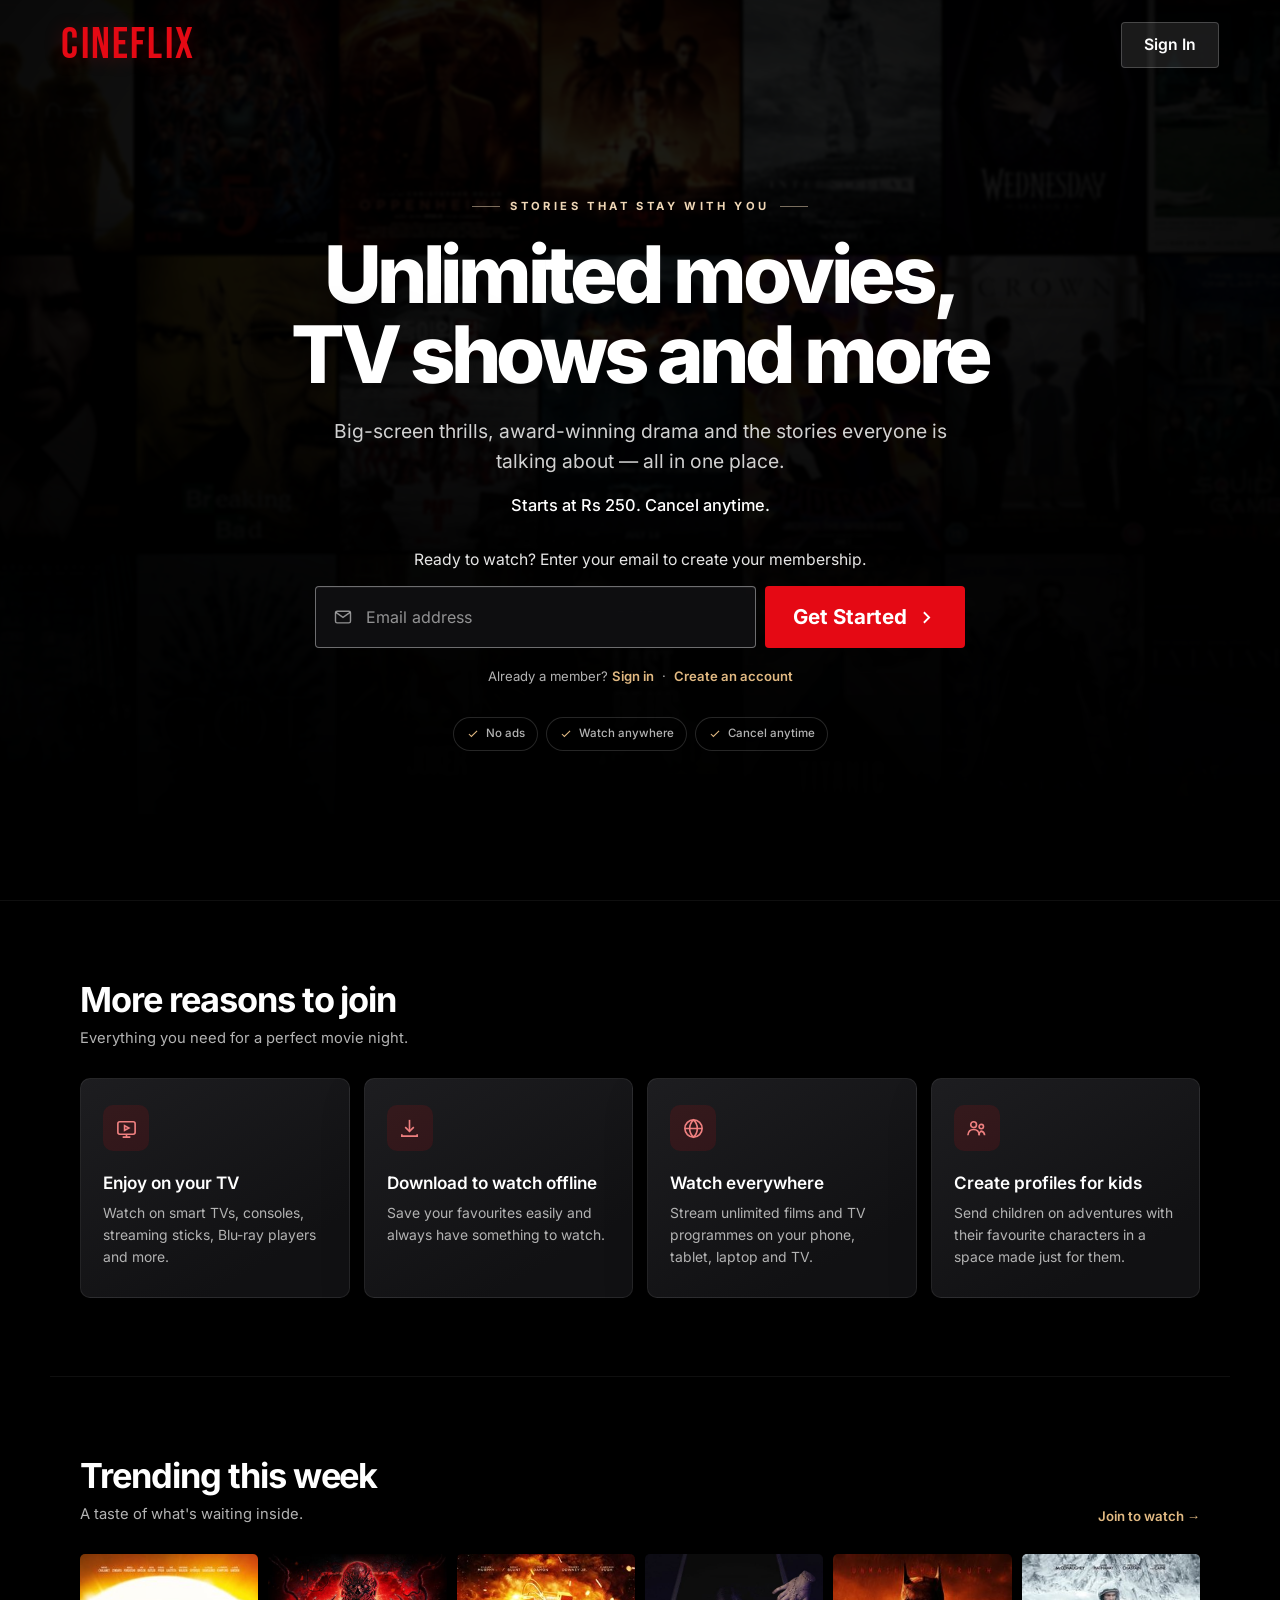
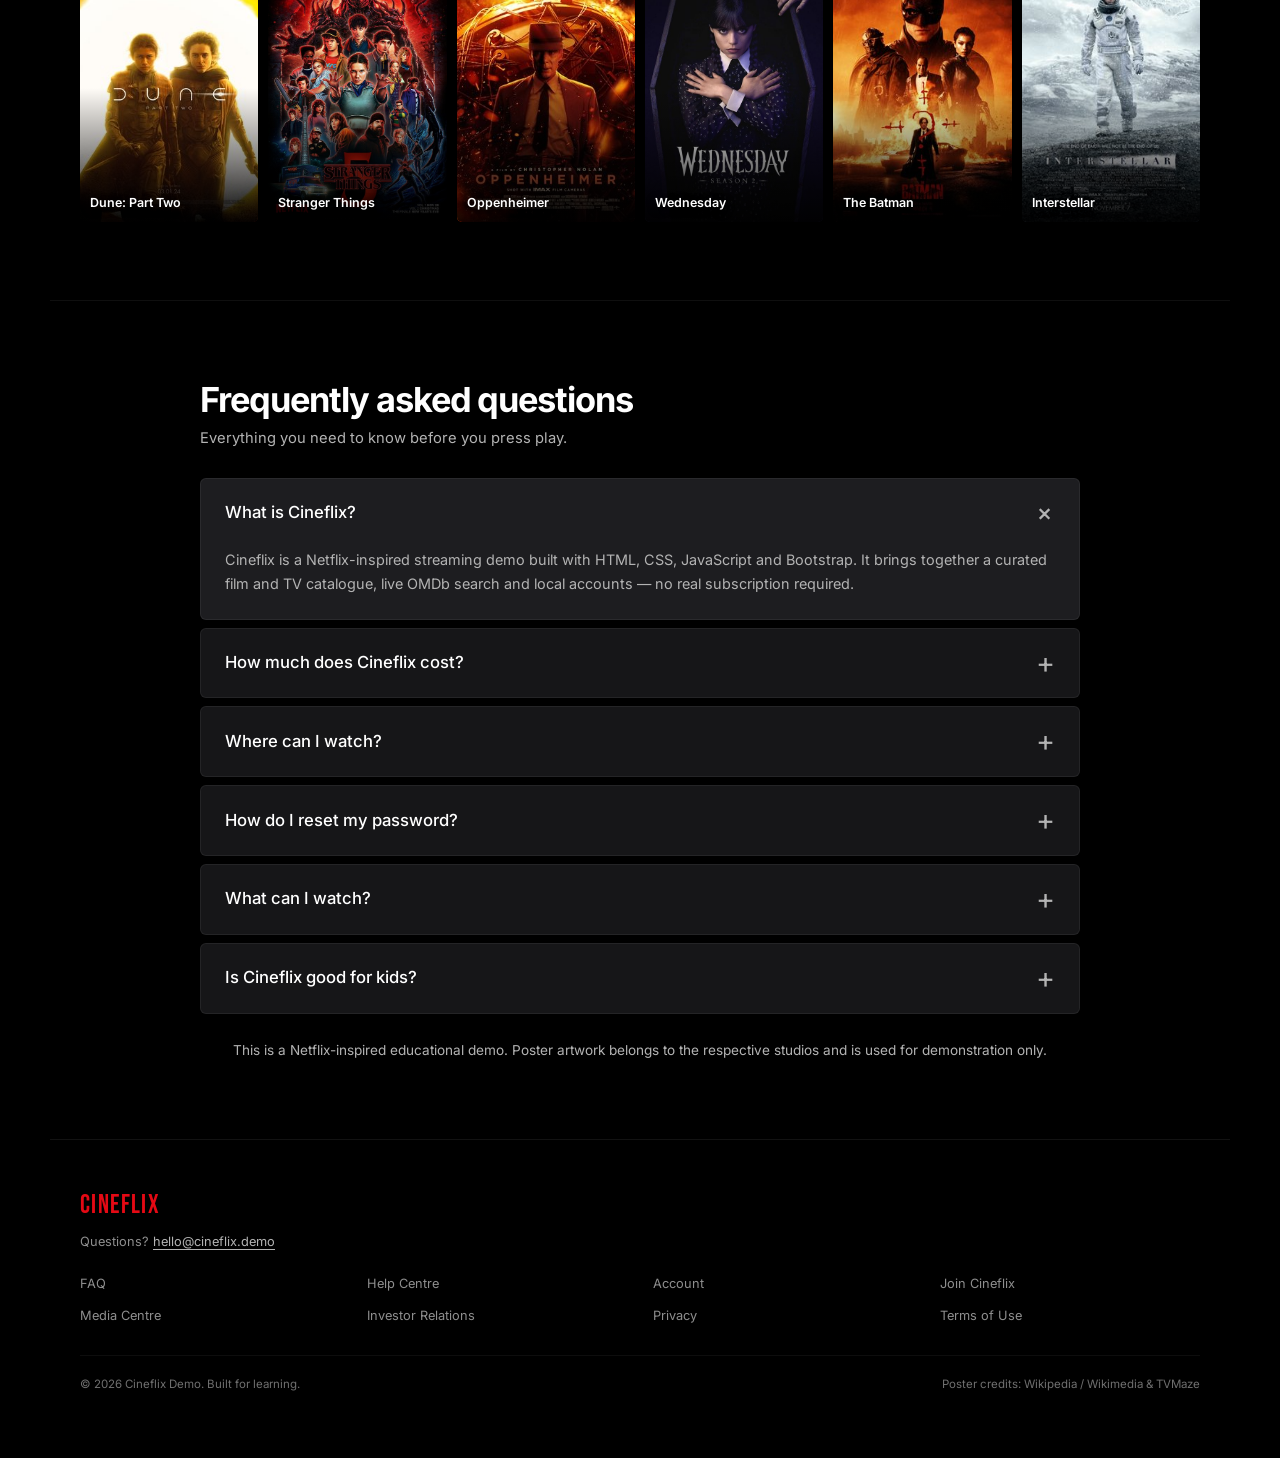
<file: index.html>
<!DOCTYPE html>
<html lang="en">
<head>
  <meta charset="UTF-8">
  <meta name="viewport" content="width=device-width, initial-scale=1">
  <meta name="description" content="Cineflix — a Netflix-inspired movie and TV streaming experience with search, profiles, My List and local accounts.">
  <meta name="theme-color" content="#000000">
  <title>Cineflix — Unlimited movies, TV shows and more</title>
  <link rel="icon" type="image/svg+xml" href="assets/img/favicon.svg">
  <link rel="stylesheet" href="assets/vendor/bootstrap.min.css">
  <link rel="stylesheet" href="assets/css/styles.css">
</head>
<body class="landing-page" data-page="landing" id="top">
  <div class="landing-collage" aria-hidden="true"></div>
  <div class="landing-shade" aria-hidden="true"></div>

  <header class="site-nav">
    <a class="brand-word brand-word--lg" href="index.html" aria-label="Cineflix home">CINEFLIX</a>
    <div class="site-nav__right">
      <a class="btn-cf btn-cf--ghost" href="login.html" id="landingSignIn">Sign In</a>
    </div>
  </header>

  <main class="landing-main">
    <section class="landing-hero" aria-labelledby="landingTitle">
      <div class="landing-hero__inner">
        <span class="eyebrow">Stories that stay with you</span>
        <h1 id="landingTitle">Unlimited movies,<span>TV shows and more</span></h1>
        <p class="landing-hero__sub">Big-screen thrills, award-winning drama and the stories everyone is talking about — all in one place.</p>
        <p class="landing-hero__price">Starts at Rs 250. Cancel anytime.</p>
        <p class="landing-hero__prompt">Ready to watch? Enter your email to create your membership.</p>

        <form class="email-cta" id="landingEmailForm" novalidate>
          <div class="email-cta__shell">
            <svg viewBox="0 0 24 24" fill="none" stroke="currentColor" stroke-width="1.7" aria-hidden="true">
              <rect x="3" y="5" width="18" height="14" rx="2"></rect>
              <path d="m3.5 6.5 8.5 6 8.5-6"></path>
            </svg>
            <label class="sr-only" for="landingEmail">Email address</label>
            <input id="landingEmail" name="email" type="email" placeholder="Email address" autocomplete="email" inputmode="email">
          </div>
          <button class="btn-cf" type="submit">
            Get Started
            <svg viewBox="0 0 24 24" fill="none" stroke="currentColor" stroke-width="2.1" aria-hidden="true"><path d="m9 18 6-6-6-6"></path></svg>
          </button>
        </form>
        <p class="landing-hero__note">Already a member? <a href="login.html">Sign in</a> &nbsp;·&nbsp; <a href="signup.html">Create an account</a></p>

        <div class="hero-chips" aria-label="Membership benefits">
          <span class="hero-chip">
            <svg viewBox="0 0 24 24" fill="none" stroke="currentColor" stroke-width="1.8" aria-hidden="true"><path d="m5 12 4.2 4.2L19 6.5"></path></svg>
            No ads
          </span>
          <span class="hero-chip">
            <svg viewBox="0 0 24 24" fill="none" stroke="currentColor" stroke-width="1.8" aria-hidden="true"><path d="m5 12 4.2 4.2L19 6.5"></path></svg>
            Watch anywhere
          </span>
          <span class="hero-chip">
            <svg viewBox="0 0 24 24" fill="none" stroke="currentColor" stroke-width="1.8" aria-hidden="true"><path d="m5 12 4.2 4.2L19 6.5"></path></svg>
            Cancel anytime
          </span>
        </div>
      </div>
    </section>
  </main>

  <div class="landing-content">
    <section class="landing-section" aria-labelledby="reasonsTitle">
      <div class="section-heading">
        <div>
          <h2 id="reasonsTitle">More reasons to join</h2>
          <p>Everything you need for a perfect movie night.</p>
        </div>
      </div>
      <div class="feature-grid">
        <article class="feature-card">
          <div class="feature-card__icon" aria-hidden="true">
            <svg viewBox="0 0 24 24" fill="none" stroke="currentColor" stroke-width="1.7"><rect x="3" y="5" width="18" height="13" rx="2"></rect><path d="M8 21h8M12 18v3"></path><path d="m10 9 4.5 2.5L10 14z"></path></svg>
          </div>
          <h3>Enjoy on your TV</h3>
          <p>Watch on smart TVs, consoles, streaming sticks, Blu-ray players and more.</p>
        </article>
        <article class="feature-card">
          <div class="feature-card__icon" aria-hidden="true">
            <svg viewBox="0 0 24 24" fill="none" stroke="currentColor" stroke-width="1.7"><path d="M12 3v12"></path><path d="m7.5 10.5 4.5 4.5 4.5-4.5"></path><path d="M4 18v2h16v-2"></path></svg>
          </div>
          <h3>Download to watch offline</h3>
          <p>Save your favourites easily and always have something to watch.</p>
        </article>
        <article class="feature-card">
          <div class="feature-card__icon" aria-hidden="true">
            <svg viewBox="0 0 24 24" fill="none" stroke="currentColor" stroke-width="1.7"><circle cx="12" cy="12" r="9"></circle><path d="M3 12h18M12 3c2.7 2.5 4 5.5 4 9s-1.3 6.5-4 9c-2.7-2.5-4-5.5-4-9s1.3-6.5 4-9Z"></path></svg>
          </div>
          <h3>Watch everywhere</h3>
          <p>Stream unlimited films and TV programmes on your phone, tablet, laptop and TV.</p>
        </article>
        <article class="feature-card">
          <div class="feature-card__icon" aria-hidden="true">
            <svg viewBox="0 0 24 24" fill="none" stroke="currentColor" stroke-width="1.7"><circle cx="9" cy="8" r="3"></circle><circle cx="17" cy="10" r="2.3"></circle><path d="M3 19c.4-4 2.5-6 6-6s5.6 2 6 6"></path><path d="M14.5 19c.2-2 .9-3.5 2.2-4.3 2.2.4 3.6 2 3.8 4.3"></path></svg>
          </div>
          <h3>Create profiles for kids</h3>
          <p>Send children on adventures with their favourite characters in a space made just for them.</p>
        </article>
      </div>
    </section>

    <section class="landing-section" aria-labelledby="trendingTitle">
      <div class="section-heading">
        <div>
          <h2 id="trendingTitle">Trending this week</h2>
          <p>A taste of what's waiting inside.</p>
        </div>
        <a class="section-heading__link" href="signup.html">Join to watch &rarr;</a>
      </div>
      <div class="trending-strip" data-trending-strip>
        <noscript><p style="color:#b3b3b3;">Enable JavaScript to see this week's trending titles.</p></noscript>
      </div>
    </section>

    <section class="landing-section" id="faq" aria-labelledby="faqTitle">
      <div class="faq-wrap">
        <div class="section-heading">
          <div>
            <h2 id="faqTitle">Frequently asked questions</h2>
            <p>Everything you need to know before you press play.</p>
          </div>
        </div>
        <div class="faq-list">
          <details class="faq-item" open>
            <summary>What is Cineflix?</summary>
            <div class="faq-item__answer">Cineflix is a Netflix-inspired streaming demo built with HTML, CSS, JavaScript and Bootstrap. It brings together a curated film and TV catalogue, live OMDb search and local accounts — no real subscription required.</div>
          </details>
          <details class="faq-item">
            <summary>How much does Cineflix cost?</summary>
            <div class="faq-item__answer">Nothing. This is a portfolio and learning project. The sign-up flow and profiles are powered entirely by your browser's local storage.</div>
          </details>
          <details class="faq-item">
            <summary>Where can I watch?</summary>
            <div class="faq-item__answer">Anywhere you have a modern browser. Your account, profile and My List stay on this device because the demo does not use a backend.</div>
          </details>
          <details class="faq-item">
            <summary>How do I reset my password?</summary>
            <div class="faq-item__answer">Choose “Forgot password?” on the sign-in screen, confirm the email address for your local account, then set a new password. Everything is handled on this device.</div>
          </details>
          <details class="faq-item">
            <summary>What can I watch?</summary>
            <div class="faq-item__answer">Explore a hand-picked collection of popular films and series — from Dune and Oppenheimer to Stranger Things and Breaking Bad. Use the search bar to explore even more titles through OMDb.</div>
          </details>
          <details class="faq-item">
            <summary>Is Cineflix good for kids?</summary>
            <div class="faq-item__answer">The catalogue is a general-audience demo, but you can create a separate profile and add only the titles you want to your own My List.</div>
          </details>
        </div>
        <p class="faq-note">This is a Netflix-inspired educational demo. Poster artwork belongs to the respective studios and is used for demonstration only.</p>
      </div>
    </section>

    <footer class="landing-footer">
      <span class="landing-footer__brand">CINEFLIX</span>
      <p style="margin:0 0 4px;">Questions? <a class="text-link text-link--muted" href="mailto:hello@cineflix.demo">hello@cineflix.demo</a></p>
      <div class="landing-footer__grid">
        <a href="#faq">FAQ</a>
        <a href="#faq">Help Centre</a>
        <a href="login.html">Account</a>
        <a href="signup.html">Join Cineflix</a>
        <a href="#faq" data-demo-link>Media Centre</a>
        <a href="#faq" data-demo-link>Investor Relations</a>
        <a href="#faq" data-demo-link>Privacy</a>
        <a href="#faq" data-demo-link>Terms of Use</a>
      </div>
      <div class="landing-footer__bottom">
        <span>&copy; <span data-year>2026</span> Cineflix Demo. Built for learning.</span>
        <span>Poster credits: Wikipedia / Wikimedia &amp; TVMaze</span>
      </div>
    </footer>
  </div>

  <div class="toast-stack" aria-live="polite" aria-atomic="false"></div>

  <script src="assets/vendor/bootstrap.bundle.min.js"></script>
  <script src="assets/js/data.js"></script>
  <script src="assets/js/store.js"></script>
  <script src="assets/js/common.js"></script>
  <script src="assets/js/auth.js"></script>
</body>
</html>
</file>
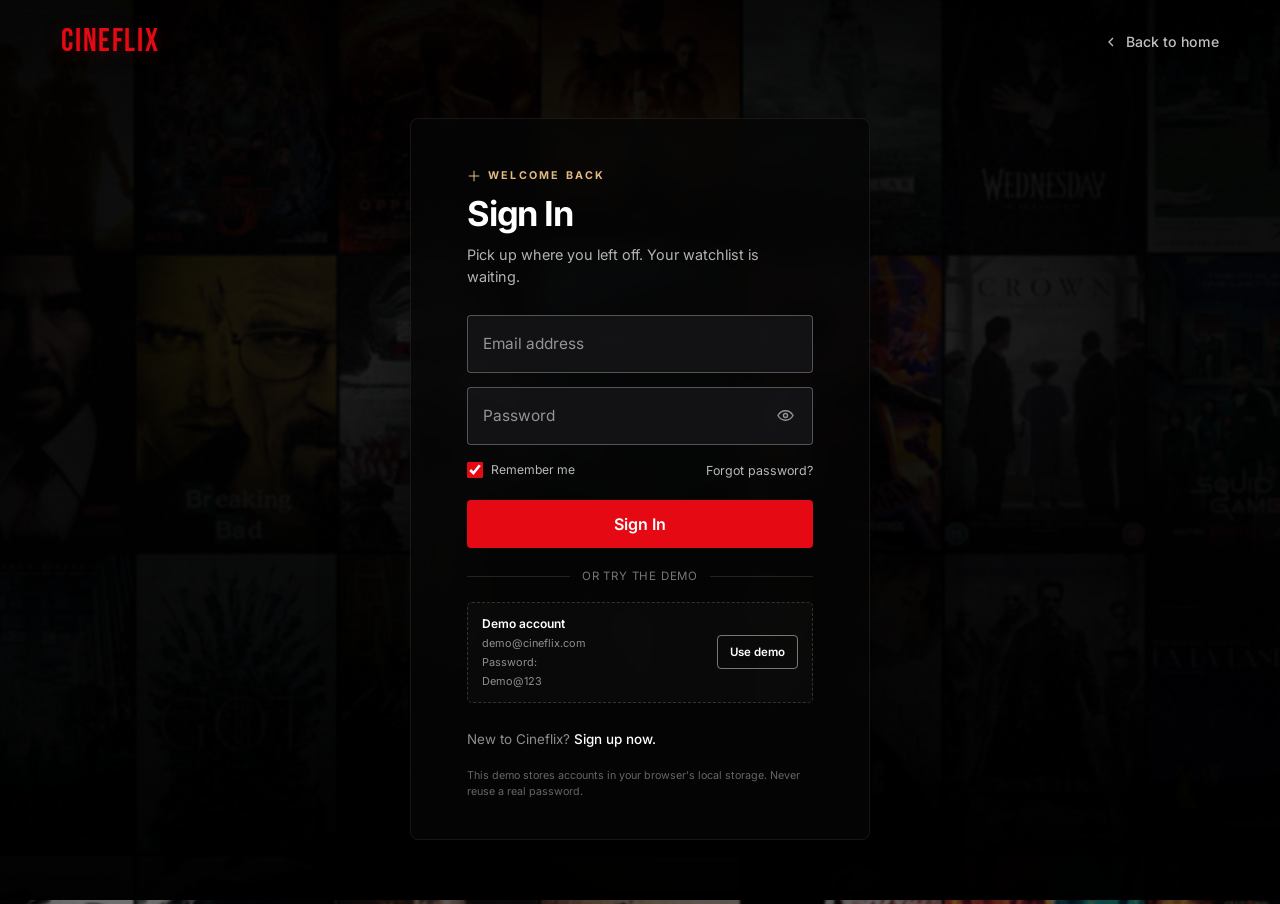
<file: browse.html>
<!DOCTYPE html>
<html lang="en" class="auth-pending">
<head>
  <meta charset="UTF-8">
  <meta name="viewport" content="width=device-width, initial-scale=1">
  <meta name="description" content="Browse films and TV shows on Cineflix.">
  <meta name="theme-color" content="#141414">
  <title>Cineflix — Home</title>
  <link rel="icon" type="image/svg+xml" href="assets/img/favicon.svg">
  <link rel="stylesheet" href="assets/vendor/bootstrap.min.css">
  <link rel="stylesheet" href="assets/css/styles.css">
  <link rel="stylesheet" href="assets/css/browse.css">
  <script src="assets/js/store.js"></script>
  <script>
    (function () {
      if (!window.NFStore || !NFStore.getSession()) {
        window.location.replace("login.html?next=browse.html");
        return;
      }
      document.documentElement.classList.remove("auth-pending");
    })();
  </script>
</head>
<body class="browse-body">
  <header class="browse-nav" id="browseNav">
    <div class="browse-nav__bar">
      <div class="browse-nav__left">
        <a class="brand-word" href="browse.html" aria-label="Cineflix home">CINEFLIX</a>
        <nav class="browse-nav__links" aria-label="Main navigation">
          <a class="nav-link is-active" href="#home" data-view-link="home">Home</a>
          <a class="nav-link" href="#tv" data-view-link="tv">TV Shows</a>
          <a class="nav-link" href="#movies" data-view-link="movies">Movies</a>
          <a class="nav-link" href="#new" data-view-link="new">New &amp; Popular</a>
          <a class="nav-link" href="#my-list" data-view-link="list">My List</a>
        </nav>
      </div>

      <div class="browse-nav__right">
        <div class="search-wrap" id="searchWrap">
          <button class="search-toggle" id="searchToggle" type="button" aria-label="Search titles" aria-expanded="false" aria-controls="searchInput">
            <svg viewBox="0 0 24 24" fill="none" stroke="currentColor" stroke-width="2" aria-hidden="true"><circle cx="11" cy="11" r="7"></circle><path d="m16 16 5 5"></path></svg>
          </button>
          <label class="sr-only" for="searchInput">Search films, TV shows and genres</label>
          <input class="search-input" id="searchInput" type="search" placeholder="Titles, people, genres" autocomplete="off" spellcheck="false">
          <button class="search-clear" id="searchClear" type="button" aria-label="Clear search" hidden>
            <svg viewBox="0 0 24 24" fill="none" stroke="currentColor" stroke-width="2" aria-hidden="true"><path d="M6 6l12 12M18 6 6 18"></path></svg>
          </button>
          <button class="search-close" id="searchClose" type="button" aria-label="Close search">
            <svg viewBox="0 0 24 24" fill="none" stroke="currentColor" stroke-width="2" aria-hidden="true"><path d="M6 6l12 12M18 6 6 18"></path></svg>
          </button>
        </div>

        <div class="nav-dropdown">
          <button class="icon-nav-btn" id="notificationsBtn" type="button" aria-label="Notifications" aria-expanded="false" aria-controls="notificationsPanel">
            <svg viewBox="0 0 24 24" fill="none" stroke="currentColor" stroke-width="1.8" aria-hidden="true"><path d="M18 8a6 6 0 0 0-12 0c0 7-3 7-3 9h18c0-2-3-2-3-9"></path><path d="M10.3 21a2 2 0 0 0 3.4 0"></path></svg>
            <span class="bell-dot" id="notifDot">3</span>
          </button>
          <div class="nav-popover notification-panel" id="notificationsPanel" aria-hidden="true"></div>
        </div>

        <div class="nav-dropdown">
          <button class="profile-btn" id="profileBtn" type="button" aria-label="Account menu" aria-expanded="false" aria-controls="profilePanel">
            <img class="profile-btn__avatar" id="navAvatar" src="assets/img/avatars/avatar-2.svg" alt="">
            <svg class="profile-btn__caret" viewBox="0 0 24 24" fill="currentColor" aria-hidden="true"><path d="m7 10 5 5 5-5z"></path></svg>
          </button>
          <div class="nav-popover profile-panel" id="profilePanel" aria-hidden="true">
            <div class="profile-panel__head">
              <img class="profile-panel__avatar" id="panelAvatar" src="assets/img/avatars/avatar-2.svg" alt="">
              <div>
                <div class="profile-panel__name" id="profilePanelName">Cineflix member</div>
                <div class="profile-panel__email" id="profilePanelEmail"></div>
                <span class="profile-panel__plan" id="profilePanelPlan">Premium</span>
              </div>
            </div>
            <div class="profile-panel__divider"></div>
            <button class="profile-panel__link" id="manageProfileBtn" type="button">
              <svg viewBox="0 0 24 24" fill="none" stroke="currentColor" stroke-width="1.8" aria-hidden="true"><circle cx="12" cy="8" r="3.5"></circle><path d="M5 21c0-4 2.7-6.5 7-6.5s7 2.5 7 6.5"></path></svg>
              Manage profile
            </button>
            <button class="profile-panel__link" id="panelMyListBtn" type="button">
              <svg viewBox="0 0 24 24" fill="none" stroke="currentColor" stroke-width="1.8" aria-hidden="true"><path d="M12 5v14M5 12h14"></path></svg>
              My List <span id="profileListCount" style="margin-left:auto;color:#777;font-size:.66rem;"></span>
            </button>
            <button class="profile-panel__link" id="accountBtn" type="button">
              <svg viewBox="0 0 24 24" fill="none" stroke="currentColor" stroke-width="1.8" aria-hidden="true"><circle cx="12" cy="12" r="3"></circle><path d="M19.4 15a1.7 1.7 0 0 0 .34 1.87l.06.06-2.83 2.83-.06-.06a1.7 1.7 0 0 0-1.87-.34 1.7 1.7 0 0 0-1.04 1.56V21h-4v-.08A1.7 1.7 0 0 0 8.96 19.4a1.7 1.7 0 0 0-1.87.34l-.06.06-2.83-2.83.06-.06A1.7 1.7 0 0 0 4.6 15a1.7 1.7 0 0 0-1.56-1.04H3v-4h.08A1.7 1.7 0 0 0 4.6 8.96a1.7 1.7 0 0 0-.34-1.87l-.06-.06 2.83-2.83.06.06A1.7 1.7 0 0 0 8.96 4.6 1.7 1.7 0 0 0 10 3.04V3h4v.08a1.7 1.7 0 0 0 1.04 1.56 1.7 1.7 0 0 0 1.87-.34l.06-.06 2.83 2.83-.06.06a1.7 1.7 0 0 0-.34 1.87A1.7 1.7 0 0 0 20.96 10H21v4h-.08A1.7 1.7 0 0 0 19.4 15z"></path></svg>
              Account
            </button>
            <button class="profile-panel__link" id="helpBtn" type="button">
              <svg viewBox="0 0 24 24" fill="none" stroke="currentColor" stroke-width="1.8" aria-hidden="true"><circle cx="12" cy="12" r="9"></circle><path d="M9.6 9a2.5 2.5 0 1 1 4.6 1.3c-.8 1.1-2.2 1.3-2.2 3"></path><path d="M12 17h.01"></path></svg>
              Help Centre
            </button>
            <button class="profile-panel__signout" id="signOutBtn" type="button">Sign out of Cineflix</button>
          </div>
        </div>
      </div>
    </div>

    <nav class="browse-nav__mobile" aria-label="Mobile navigation">
      <a class="nav-link is-active" href="#home" data-view-link="home">Home</a>
      <a class="nav-link" href="#tv" data-view-link="tv">TV Shows</a>
      <a class="nav-link" href="#movies" data-view-link="movies">Movies</a>
      <a class="nav-link" href="#new" data-view-link="new">New &amp; Popular</a>
      <a class="nav-link" href="#my-list" data-view-link="list">My List</a>
    </nav>
  </header>

  <main>
    <section class="hero" id="heroSection" aria-label="Featured title"></section>
    <div class="rows-container" id="rowsContainer"></div>

    <section class="view-section" id="viewSection" hidden aria-live="polite">
      <div class="view-heading">
        <div>
          <p class="view-kicker" id="viewKicker">Browse</p>
          <h1 id="viewTitle">Movies</h1>
          <p class="view-heading__sub" id="viewSubtitle"></p>
        </div>
        <span class="view-count" id="viewCount"></span>
      </div>
      <div class="filter-chips" id="viewChips" aria-label="Filter by genre"></div>
      <div class="content-grid" id="viewGrid"></div>
      <div class="empty-state" id="viewEmpty" hidden>
        <div class="empty-state__icon" aria-hidden="true">
          <svg viewBox="0 0 24 24" fill="none" stroke="currentColor" stroke-width="1.4"><rect x="3" y="5" width="18" height="14" rx="2"></rect><path d="M7 5v14M17 5v14M3 9h4M3 15h4M17 9h4M17 15h4"></path></svg>
        </div>
        <h2>Your list is waiting</h2>
        <p>Add films and series with the + button and they'll show up here, ready for your next movie night.</p>
        <button class="btn-cf" type="button" data-view-link="home">Browse Cineflix</button>
      </div>
    </section>

    <section class="view-section" id="searchSection" hidden aria-live="polite">
      <div class="view-heading">
        <div>
          <p class="view-kicker">Search Cineflix</p>
          <h1 id="searchTitle">Search</h1>
          <p class="view-heading__sub" id="searchSubtitle"></p>
        </div>
        <span class="view-count" id="searchCount"></span>
      </div>
      <div class="search-note" id="searchNote" hidden>
        <svg viewBox="0 0 24 24" fill="none" stroke="currentColor" stroke-width="1.8" aria-hidden="true"><circle cx="12" cy="12" r="9"></circle><path d="M12 11v5M12 8h.01"></path></svg>
        <span id="searchNoteText"></span>
      </div>
      <div class="content-grid" id="searchGrid"></div>
      <div class="skeleton-grid" id="searchSkeleton" hidden></div>
      <div class="empty-state" id="searchEmpty" hidden>
        <div class="empty-state__icon" aria-hidden="true">
          <svg viewBox="0 0 24 24" fill="none" stroke="currentColor" stroke-width="1.6"><circle cx="11" cy="11" r="7"></circle><path d="m16 16 5 5"></path></svg>
        </div>
        <h2>No titles found</h2>
        <p>Try a different title, genre or actor. You can also explore the curated catalogue by choosing a category above.</p>
        <button class="btn-cf" type="button" data-view-link="movies">Browse movies</button>
      </div>
    </section>
  </main>

  <footer class="browse-footer">
    <div class="browse-footer__social">
      <a href="#top" aria-label="Facebook" data-demo-link>
        <svg viewBox="0 0 24 24" fill="currentColor" aria-hidden="true"><path d="M13.5 21v-8h2.7l.4-3.1h-3.1V7.9c0-.9.25-1.5 1.55-1.5H17V3.6c-.3-.04-1.3-.13-2.5-.13-2.5 0-4.2 1.5-4.2 4.3v2.1H7.6V13h2.7v8z"></path></svg>
      </a>
      <a href="#top" aria-label="Instagram" data-demo-link>
        <svg viewBox="0 0 24 24" fill="none" stroke="currentColor" stroke-width="1.8" aria-hidden="true"><rect x="3" y="3" width="18" height="18" rx="5"></rect><circle cx="12" cy="12" r="4"></circle><circle cx="17.5" cy="6.5" r="1" fill="currentColor" stroke="none"></circle></svg>
      </a>
      <a href="#top" aria-label="X" data-demo-link>
        <svg viewBox="0 0 24 24" fill="currentColor" aria-hidden="true"><path d="M17.7 3h3.2l-7 8 8.2 10h-6.4l-5-6.1L5 21H1.8l7.5-8.6L1.4 3h6.6l4.5 5.6zm-1.1 16.1h1.8L7.1 4.8H5.2z"></path></svg>
      </a>
      <a href="#top" aria-label="YouTube" data-demo-link>
        <svg viewBox="0 0 24 24" fill="currentColor" aria-hidden="true"><path d="M21.6 7.2a2.8 2.8 0 0 0-2-2C17.9 4.7 12 4.7 12 4.7s-5.9 0-7.6.5a2.8 2.8 0 0 0-2 2A29 29 0 0 0 2 12a29 29 0 0 0 .4 4.8 2.8 2.8 0 0 0 2 2c1.7.5 7.6.5 7.6.5s5.9 0 7.6-.5a2.8 2.8 0 0 0 2-2A29 29 0 0 0 22 12a29 29 0 0 0-.4-4.8zM10 15.2V8.8L15.5 12z"></path></svg>
      </a>
    </div>
    <div class="browse-footer__links">
      <a href="#top" data-demo-link>Audio Description</a>
      <a href="#top" data-demo-link>Help Centre</a>
      <a href="#top" data-demo-link>Gift Cards</a>
      <a href="#top" data-demo-link>Media Centre</a>
      <a href="#top" data-demo-link>Investor Relations</a>
      <a href="#top" data-demo-link>Jobs</a>
      <a href="#top" data-demo-link>Terms of Use</a>
      <a href="#top" data-demo-link>Privacy</a>
      <a href="#top" data-demo-link>Legal Notices</a>
      <a href="#top" data-demo-link>Cookie Preferences</a>
      <a href="#top" data-demo-link>Corporate Information</a>
      <a href="#top" data-demo-link>Contact Us</a>
    </div>
    <div class="browse-footer__bottom">
      <span>&copy; <span data-year>2026</span> Cineflix Demo. A Netflix-inspired learning project.</span>
      <span>Poster credits: Wikipedia / Wikimedia &amp; TVMaze · Data: OMDb</span>
    </div>
  </footer>

  <!-- Details modal -->
  <div class="cf-modal" id="detailModal" aria-hidden="true" role="dialog" aria-modal="true" aria-labelledby="detailTitle">
    <div class="cf-modal__backdrop" data-close="detailModal"></div>
    <div class="cf-dialog detail-dialog" role="document">
      <button class="modal-close detail-close" type="button" data-close="detailModal" aria-label="Close details">
        <svg viewBox="0 0 24 24" fill="none" stroke="currentColor" stroke-width="2" aria-hidden="true"><path d="M6 6l12 12M18 6 6 18"></path></svg>
      </button>
      <div id="detailContent"></div>
    </div>
  </div>

  <!-- Trailer / player modal -->
  <div class="cf-modal" id="playerModal" aria-hidden="true" role="dialog" aria-modal="true" aria-labelledby="playerTitle">
    <div class="cf-modal__backdrop" data-close="playerModal"></div>
    <div class="cf-dialog player-dialog" role="document">
      <div class="player-head">
        <div class="player-head__title">
          <strong id="playerTitle">Trailer</strong>
          <span>YouTube · official trailer</span>
        </div>
        <button class="modal-close" type="button" data-close="playerModal" aria-label="Close player">
          <svg viewBox="0 0 24 24" fill="none" stroke="currentColor" stroke-width="2" aria-hidden="true"><path d="M6 6l12 12M18 6 6 18"></path></svg>
        </button>
      </div>
      <div id="playerBody"></div>
    </div>
  </div>

  <!-- Profile modal -->
  <div class="cf-modal" id="profileModal" aria-hidden="true" role="dialog" aria-modal="true" aria-labelledby="profileModalTitle">
    <div class="cf-modal__backdrop" data-close="profileModal"></div>
    <div class="cf-dialog profile-dialog" role="document">
      <div class="profile-dialog__head">
        <div>
          <h2 id="profileModalTitle">Edit profile</h2>
          <p>Choose a name and avatar for this device.</p>
        </div>
        <button class="modal-close" type="button" data-close="profileModal" aria-label="Close profile editor">
          <svg viewBox="0 0 24 24" fill="none" stroke="currentColor" stroke-width="2" aria-hidden="true"><path d="M6 6l12 12M18 6 6 18"></path></svg>
        </button>
      </div>

      <form class="profile-form" id="profileForm" novalidate>
        <div class="avatar-picker" id="avatarPicker" aria-label="Choose an avatar"></div>
        <div class="nf-field">
          <input id="profileNameInput" type="text" placeholder=" " autocomplete="name" maxlength="28" required>
          <label for="profileNameInput">Display name</label>
        </div>
        <div class="profile-account">
          <div class="profile-account__row">
            <span>Email</span>
            <span id="profileAccountEmail"></span>
          </div>
          <div class="profile-account__row">
            <span>Plan</span>
            <span id="profileAccountPlan"></span>
          </div>
          <div class="profile-account__row">
            <span>Member since</span>
            <span id="profileMemberSince"></span>
          </div>
        </div>
        <div class="profile-actions">
          <button class="btn-cf btn-cf--outline" type="button" data-close="profileModal">Cancel</button>
          <button class="btn-cf" type="submit">Save Changes</button>
        </div>
      </form>
    </div>
  </div>

  <div class="toast-stack" aria-live="polite" aria-atomic="false"></div>

  <script src="assets/vendor/bootstrap.bundle.min.js"></script>
  <script src="assets/js/data.js"></script>
  <script src="assets/js/common.js"></script>
  <script src="assets/js/omdb.js"></script>
  <script src="assets/js/browse.js"></script>
</body>
</html>
</file>
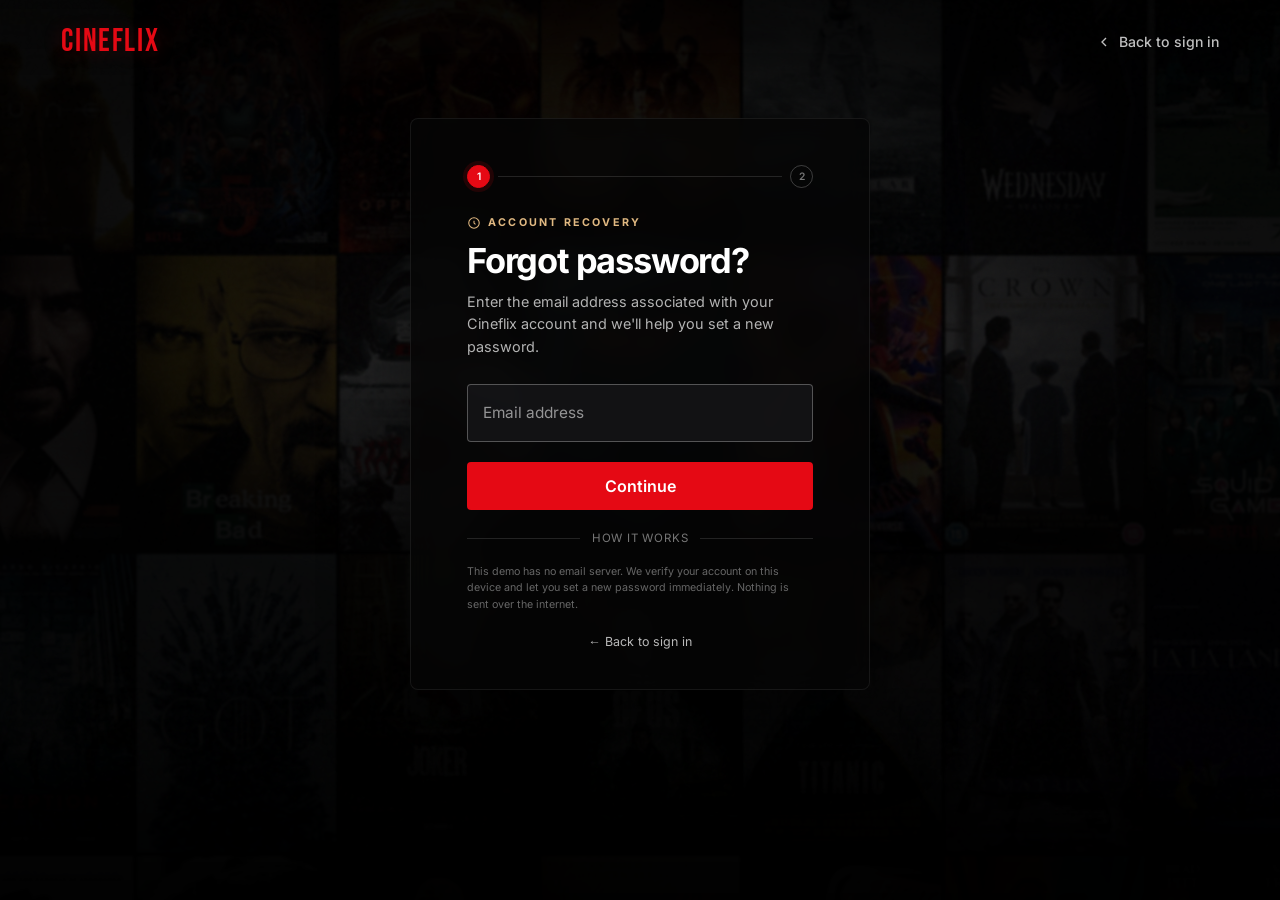
<file: forgot-password.html>
<!DOCTYPE html>
<html lang="en">
<head>
  <meta charset="UTF-8">
  <meta name="viewport" content="width=device-width, initial-scale=1">
  <meta name="description" content="Reset the password for your Cineflix account.">
  <meta name="theme-color" content="#000000">
  <title>Forgot Password — Cineflix</title>
  <link rel="icon" type="image/svg+xml" href="assets/img/favicon.svg">
  <link rel="stylesheet" href="assets/vendor/bootstrap.min.css">
  <link rel="stylesheet" href="assets/css/styles.css">
</head>
<body class="auth-page" data-page="forgot">
  <div class="auth-collage" aria-hidden="true"></div>
  <div class="auth-shade" aria-hidden="true"></div>

  <header class="site-nav site-nav--auth">
    <a class="brand-word" href="index.html" aria-label="Cineflix home">CINEFLIX</a>
    <div class="site-nav__right">
      <a class="site-nav__back" href="login.html">
        <svg viewBox="0 0 24 24" fill="none" stroke="currentColor" stroke-width="2" aria-hidden="true"><path d="m15 18-6-6 6-6"></path></svg>
        <span>Back to sign in</span>
      </a>
    </div>
  </header>

  <main class="auth-main">
    <section class="auth-card" aria-labelledby="forgotTitle">
      <div class="step-dots" aria-label="Password reset progress">
        <span class="step-dots__dot is-active" data-step="1">1</span>
        <span class="step-dots__line"></span>
        <span class="step-dots__dot" data-step="2">2</span>
      </div>

      <div class="reset-step is-active" data-step="email">
        <span class="auth-card__eyebrow">
          <svg viewBox="0 0 24 24" fill="none" stroke="currentColor" stroke-width="1.8" aria-hidden="true"><circle cx="12" cy="12" r="9"></circle><path d="M12 8v4l2.5 2.5"></path></svg>
          Account recovery
        </span>
        <h1 id="forgotTitle">Forgot password?</h1>
        <p class="auth-card__sub">Enter the email address associated with your Cineflix account and we'll help you set a new password.</p>

        <div class="auth-alert" id="resetEmailAlert" role="alert"></div>

        <form class="auth-form" id="emailStepForm" novalidate>
          <div class="nf-field">
            <input id="resetEmail" type="email" placeholder=" " autocomplete="email" inputmode="email" required>
            <label for="resetEmail">Email address</label>
          </div>
          <button class="btn-cf btn-cf--wide auth-submit" type="submit">Continue</button>
        </form>

        <div class="auth-divider">how it works</div>
        <p class="auth-fineprint" style="margin:0;">This demo has no email server. We verify your account on this device and let you set a new password immediately. Nothing is sent over the internet.</p>
        <div class="back-row">
          <a class="auth-link" href="login.html">&larr; Back to sign in</a>
        </div>
      </div>

      <div class="reset-step" data-step="reset">
        <span class="auth-card__eyebrow">
          <svg viewBox="0 0 24 24" fill="none" stroke="currentColor" stroke-width="1.8" aria-hidden="true"><rect x="5" y="10" width="14" height="10" rx="2"></rect><path d="M8 10V7a4 4 0 0 1 8 0v3"></path></svg>
          Choose a new password
        </span>
        <h1>Reset your password</h1>
        <p class="auth-card__sub">Choose a strong password you haven't used before.</p>
        <div class="account-pill">
          <svg viewBox="0 0 24 24" fill="none" stroke="currentColor" stroke-width="2.4" aria-hidden="true"><path d="m5 12 4.2 4.2L19 6.5"></path></svg>
          <span id="resetAccountEmail">account@example.com</span>
        </div>

        <div class="auth-alert" id="resetPasswordAlert" role="alert"></div>

        <form class="auth-form" id="resetStepForm" novalidate>
          <div class="nf-field">
            <input id="newPassword" type="password" placeholder=" " autocomplete="new-password" required>
            <label for="newPassword">New password</label>
            <button class="nf-field__toggle" type="button" data-toggle-password="#newPassword" aria-label="Show password">
              <svg data-eye-open viewBox="0 0 24 24" fill="none" stroke="currentColor" stroke-width="1.8" aria-hidden="true"><path d="M2.5 12s3.5-6 9.5-6 9.5 6 9.5 6-3.5 6-9.5 6-9.5-6-9.5-6Z"></path><circle cx="12" cy="12" r="2.6"></circle></svg>
              <svg data-eye-off class="hidden" viewBox="0 0 24 24" fill="none" stroke="currentColor" stroke-width="1.8" aria-hidden="true"><path d="m3 3 18 18"></path><path d="M10.6 6.2A10.8 10.8 0 0 1 12 6c6 0 9.5 6 9.5 6a17 17 0 0 1-3 3.6M6.6 6.7C4 8.4 2.5 12 2.5 12s3.5 6 9.5 6c1.4 0 2.7-.3 3.8-.8"></path><path d="M9.9 9.9a3 3 0 0 0 4.2 4.2"></path></svg>
            </button>
          </div>
          <div class="nf-field">
            <input id="confirmNewPassword" type="password" placeholder=" " autocomplete="new-password" required>
            <label for="confirmNewPassword">Confirm new password</label>
            <button class="nf-field__toggle" type="button" data-toggle-password="#confirmNewPassword" aria-label="Show password">
              <svg data-eye-open viewBox="0 0 24 24" fill="none" stroke="currentColor" stroke-width="1.8" aria-hidden="true"><path d="M2.5 12s3.5-6 9.5-6 9.5 6 9.5 6-3.5 6-9.5 6-9.5-6-9.5-6Z"></path><circle cx="12" cy="12" r="2.6"></circle></svg>
              <svg data-eye-off class="hidden" viewBox="0 0 24 24" fill="none" stroke="currentColor" stroke-width="1.8" aria-hidden="true"><path d="m3 3 18 18"></path><path d="M10.6 6.2A10.8 10.8 0 0 1 12 6c6 0 9.5 6 9.5 6a17 17 0 0 1-3 3.6M6.6 6.7C4 8.4 2.5 12 2.5 12s3.5 6 9.5 6c1.4 0 2.7-.3 3.8-.8"></path><path d="M9.9 9.9a3 3 0 0 0 4.2 4.2"></path></svg>
            </button>
          </div>
          <p class="nf-field__hint">At least 6 characters. Longer passwords are better.</p>
          <button class="btn-cf btn-cf--wide auth-submit" type="submit">Reset Password</button>
        </form>

        <div class="back-row">
          <a class="auth-link" href="#email" data-reset-back>&larr; Use a different email</a>
        </div>
      </div>

      <div class="reset-step" data-step="done">
        <div class="reset-success">
          <div class="reset-success__icon" aria-hidden="true">
            <svg viewBox="0 0 24 24" fill="none" stroke="currentColor" stroke-width="2"><path d="m5 12 4.2 4.2L19 6.5"></path></svg>
          </div>
          <h2>Password updated</h2>
          <p>Your Cineflix password has been changed on this device. You can now sign in with your new password.</p>
          <a class="btn-cf btn-cf--wide" id="resetSignIn" href="login.html">Sign In</a>
          <div class="back-row">
            <a class="auth-link" href="index.html">Back to home</a>
          </div>
        </div>
      </div>
    </section>
  </main>

  <div class="toast-stack" aria-live="polite" aria-atomic="false"></div>

  <script src="assets/vendor/bootstrap.bundle.min.js"></script>
  <script src="assets/js/data.js"></script>
  <script src="assets/js/store.js"></script>
  <script src="assets/js/common.js"></script>
  <script src="assets/js/auth.js"></script>
</body>
</html>
</file>
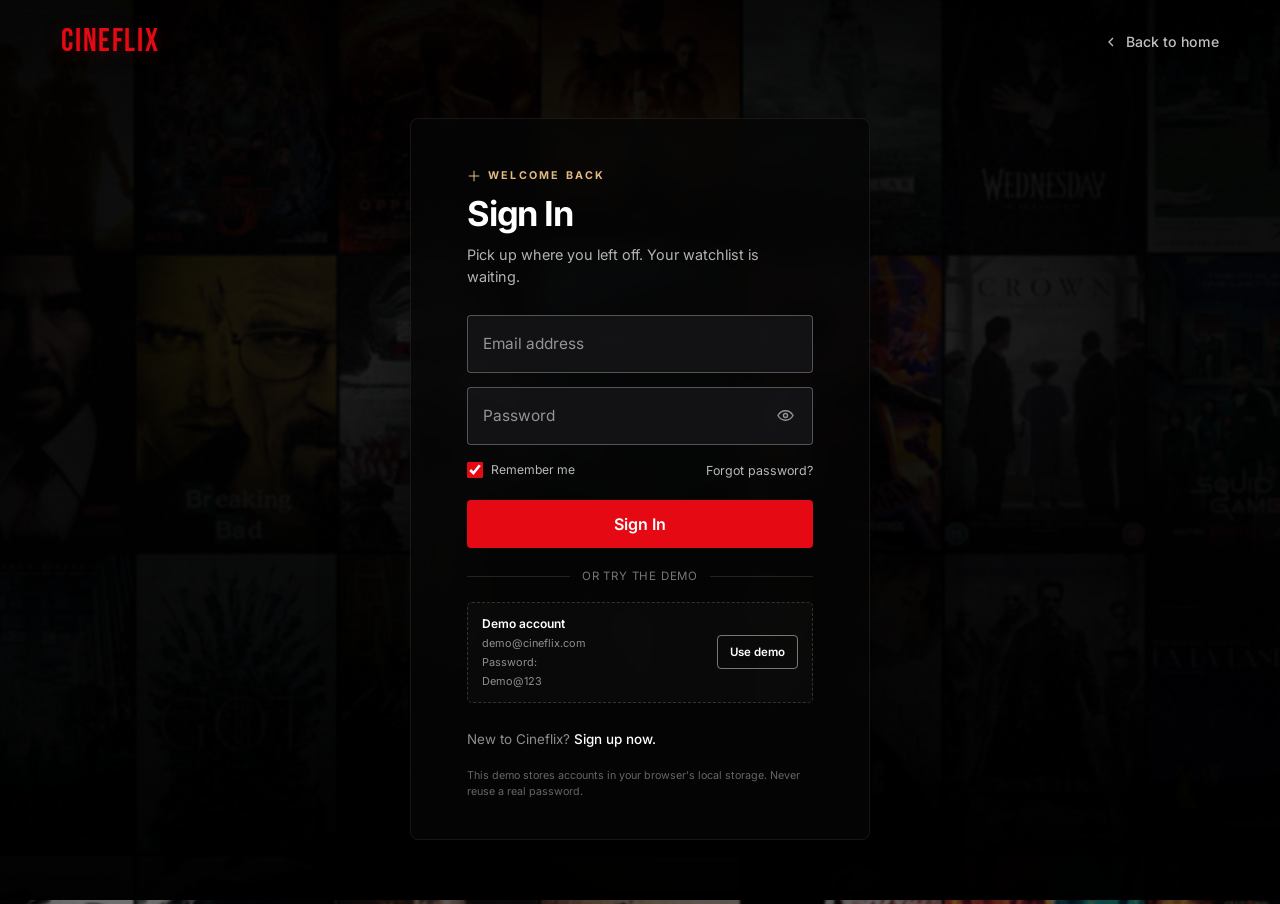
<file: login.html>
<!DOCTYPE html>
<html lang="en">
<head>
  <meta charset="UTF-8">
  <meta name="viewport" content="width=device-width, initial-scale=1">
  <meta name="description" content="Sign in to your Cineflix account.">
  <meta name="theme-color" content="#000000">
  <title>Sign In — Cineflix</title>
  <link rel="icon" type="image/svg+xml" href="assets/img/favicon.svg">
  <link rel="stylesheet" href="assets/vendor/bootstrap.min.css">
  <link rel="stylesheet" href="assets/css/styles.css">
</head>
<body class="auth-page" data-page="login">
  <div class="auth-collage" aria-hidden="true"></div>
  <div class="auth-shade" aria-hidden="true"></div>

  <header class="site-nav site-nav--auth">
    <a class="brand-word" href="index.html" aria-label="Cineflix home">CINEFLIX</a>
    <div class="site-nav__right">
      <a class="site-nav__back" href="index.html">
        <svg viewBox="0 0 24 24" fill="none" stroke="currentColor" stroke-width="2" aria-hidden="true"><path d="m15 18-6-6 6-6"></path></svg>
        <span>Back to home</span>
      </a>
    </div>
  </header>

  <main class="auth-main">
    <section class="auth-card" aria-labelledby="loginTitle">
      <span class="auth-card__eyebrow">
        <svg viewBox="0 0 24 24" fill="none" stroke="currentColor" stroke-width="1.8" aria-hidden="true"><path d="M12 3v18M3 12h18"></path></svg>
        Welcome back
      </span>
      <h1 id="loginTitle">Sign In</h1>
      <p class="auth-card__sub">Pick up where you left off. Your watchlist is waiting.</p>

      <div class="auth-alert auth-alert--success" id="sessionNotice" role="status"></div>
      <div class="auth-alert" id="loginAlert" role="alert"></div>

      <form class="auth-form" id="loginForm" novalidate>
        <div class="nf-field">
          <input id="loginEmail" name="email" type="email" placeholder=" " autocomplete="email" inputmode="email" required>
          <label for="loginEmail">Email address</label>
        </div>

        <div class="nf-field">
          <input id="loginPassword" name="password" type="password" placeholder=" " autocomplete="current-password" required>
          <label for="loginPassword">Password</label>
          <button class="nf-field__toggle" type="button" data-toggle-password="#loginPassword" aria-label="Show password">
            <svg data-eye-open viewBox="0 0 24 24" fill="none" stroke="currentColor" stroke-width="1.8" aria-hidden="true"><path d="M2.5 12s3.5-6 9.5-6 9.5 6 9.5 6-3.5 6-9.5 6-9.5-6-9.5-6Z"></path><circle cx="12" cy="12" r="2.6"></circle></svg>
            <svg data-eye-off class="hidden" viewBox="0 0 24 24" fill="none" stroke="currentColor" stroke-width="1.8" aria-hidden="true"><path d="m3 3 18 18"></path><path d="M10.6 6.2A10.8 10.8 0 0 1 12 6c6 0 9.5 6 9.5 6a17 17 0 0 1-3 3.6M6.6 6.7C4 8.4 2.5 12 2.5 12s3.5 6 9.5 6c1.4 0 2.7-.3 3.8-.8"></path><path d="M9.9 9.9a3 3 0 0 0 4.2 4.2"></path></svg>
          </button>
        </div>

        <div class="auth-row">
          <label class="checkbox-cf">
            <input id="rememberMe" type="checkbox" checked>
            Remember me
          </label>
          <a class="auth-link" href="forgot-password.html">Forgot password?</a>
        </div>

        <button class="btn-cf btn-cf--wide auth-submit" type="submit">Sign In</button>
      </form>

      <div class="auth-divider">or try the demo</div>

      <div class="demo-box">
        <div class="demo-box__text">
          <strong>Demo account</strong>
          <span data-demo-email>demo@cineflix.com</span>
          <span>Password: <span data-demo-password>Demo@123</span></span>
        </div>
        <button class="btn-cf btn-cf--outline" type="button" data-demo-fill>Use demo</button>
      </div>

      <p class="auth-alt">New to Cineflix? <a href="signup.html">Sign up now.</a></p>
      <p class="auth-fineprint">This demo stores accounts in your browser's local storage. Never reuse a real password.</p>
    </section>
  </main>

  <div class="toast-stack" aria-live="polite" aria-atomic="false"></div>

  <script src="assets/vendor/bootstrap.bundle.min.js"></script>
  <script src="assets/js/data.js"></script>
  <script src="assets/js/store.js"></script>
  <script src="assets/js/common.js"></script>
  <script src="assets/js/auth.js"></script>
</body>
</html>
</file>
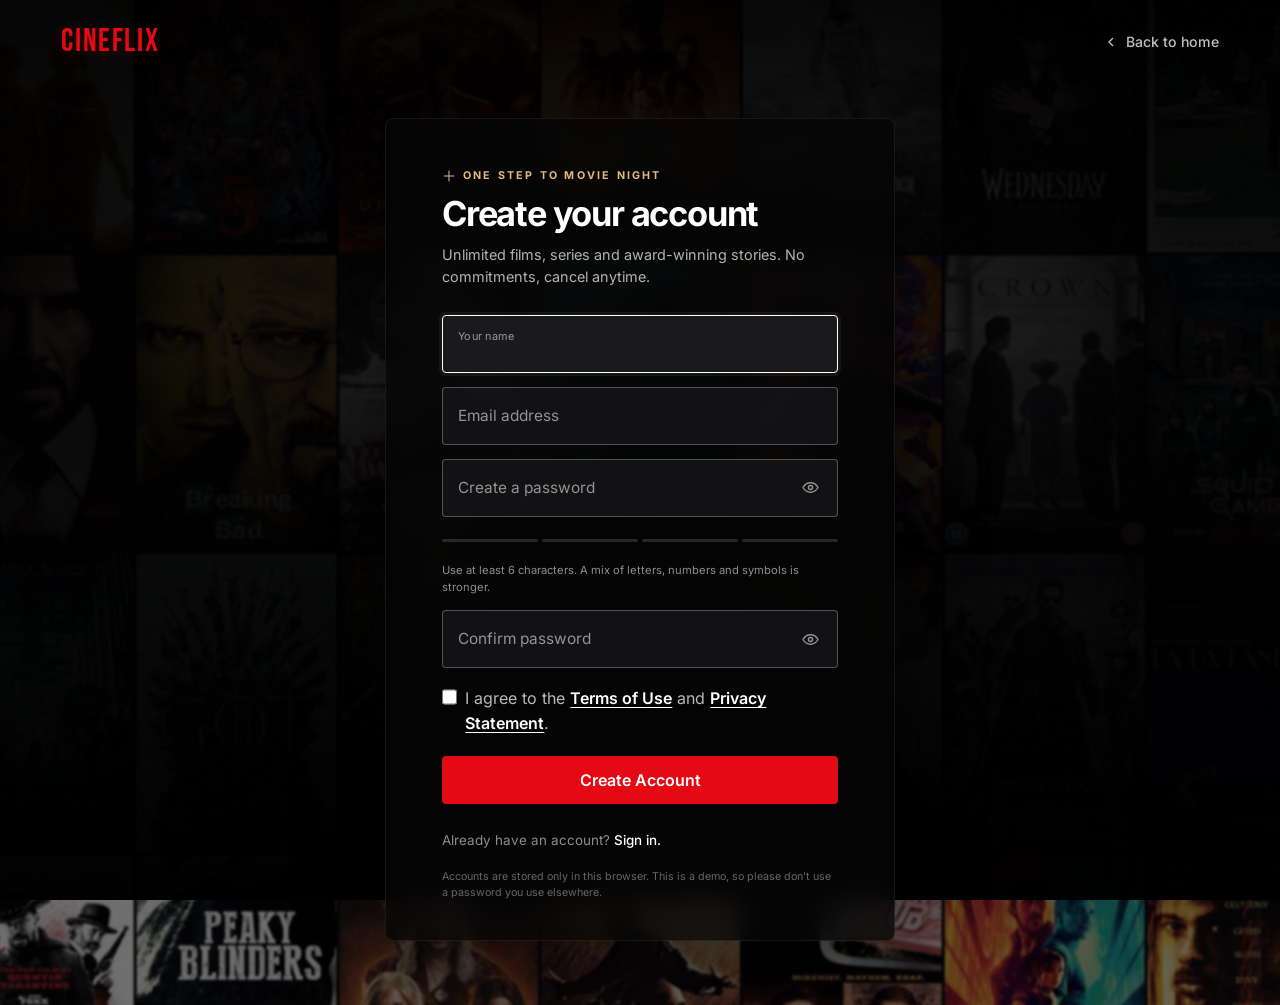
<file: signup.html>
<!DOCTYPE html>
<html lang="en">
<head>
  <meta charset="UTF-8">
  <meta name="viewport" content="width=device-width, initial-scale=1">
  <meta name="description" content="Create your Cineflix account and start watching.">
  <meta name="theme-color" content="#000000">
  <title>Create Account — Cineflix</title>
  <link rel="icon" type="image/svg+xml" href="assets/img/favicon.svg">
  <link rel="stylesheet" href="assets/vendor/bootstrap.min.css">
  <link rel="stylesheet" href="assets/css/styles.css">
</head>
<body class="auth-page" data-page="signup">
  <div class="auth-collage" aria-hidden="true"></div>
  <div class="auth-shade" aria-hidden="true"></div>

  <header class="site-nav site-nav--auth">
    <a class="brand-word" href="index.html" aria-label="Cineflix home">CINEFLIX</a>
    <div class="site-nav__right">
      <a class="site-nav__back" href="index.html">
        <svg viewBox="0 0 24 24" fill="none" stroke="currentColor" stroke-width="2" aria-hidden="true"><path d="m15 18-6-6 6-6"></path></svg>
        <span>Back to home</span>
      </a>
    </div>
  </header>

  <main class="auth-main">
    <section class="auth-card auth-card--signup" aria-labelledby="signupTitle">
      <span class="auth-card__eyebrow">
        <svg viewBox="0 0 24 24" fill="none" stroke="currentColor" stroke-width="1.8" aria-hidden="true"><path d="M12 3v18M3 12h18"></path></svg>
        One step to movie night
      </span>
      <h1 id="signupTitle">Create your account</h1>
      <p class="auth-card__sub">Unlimited films, series and award-winning stories. No commitments, cancel anytime.</p>

      <div class="auth-alert auth-alert--success" id="sessionNotice" role="status"></div>
      <div class="auth-alert" id="signupAlert" role="alert"></div>

      <form class="auth-form" id="signupForm" novalidate>
        <div class="nf-field">
          <input id="signupName" name="name" type="text" placeholder=" " autocomplete="name" required>
          <label for="signupName">Your name</label>
        </div>

        <div class="nf-field">
          <input id="signupEmail" name="email" type="email" placeholder=" " autocomplete="email" inputmode="email" required>
          <label for="signupEmail">Email address</label>
        </div>

        <div class="nf-field">
          <input id="signupPassword" name="new-password" type="password" placeholder=" " autocomplete="new-password" required>
          <label for="signupPassword">Create a password</label>
          <button class="nf-field__toggle" type="button" data-toggle-password="#signupPassword" aria-label="Show password">
            <svg data-eye-open viewBox="0 0 24 24" fill="none" stroke="currentColor" stroke-width="1.8" aria-hidden="true"><path d="M2.5 12s3.5-6 9.5-6 9.5 6 9.5 6-3.5 6-9.5 6-9.5-6-9.5-6Z"></path><circle cx="12" cy="12" r="2.6"></circle></svg>
            <svg data-eye-off class="hidden" viewBox="0 0 24 24" fill="none" stroke="currentColor" stroke-width="1.8" aria-hidden="true"><path d="m3 3 18 18"></path><path d="M10.6 6.2A10.8 10.8 0 0 1 12 6c6 0 9.5 6 9.5 6a17 17 0 0 1-3 3.6M6.6 6.7C4 8.4 2.5 12 2.5 12s3.5 6 9.5 6c1.4 0 2.7-.3 3.8-.8"></path><path d="M9.9 9.9a3 3 0 0 0 4.2 4.2"></path></svg>
          </button>
        </div>
        <div class="password-meter" id="passwordMeter" data-score="0" aria-hidden="true"><span></span><span></span><span></span><span></span></div>
        <p class="nf-field__hint">Use at least 6 characters. A mix of letters, numbers and symbols is stronger.</p>

        <div class="nf-field">
          <input id="signupConfirm" name="confirm-password" type="password" placeholder=" " autocomplete="new-password" required>
          <label for="signupConfirm">Confirm password</label>
          <button class="nf-field__toggle" type="button" data-toggle-password="#signupConfirm" aria-label="Show password">
            <svg data-eye-open viewBox="0 0 24 24" fill="none" stroke="currentColor" stroke-width="1.8" aria-hidden="true"><path d="M2.5 12s3.5-6 9.5-6 9.5 6 9.5 6-3.5 6-9.5 6-9.5-6-9.5-6Z"></path><circle cx="12" cy="12" r="2.6"></circle></svg>
            <svg data-eye-off class="hidden" viewBox="0 0 24 24" fill="none" stroke="currentColor" stroke-width="1.8" aria-hidden="true"><path d="m3 3 18 18"></path><path d="M10.6 6.2A10.8 10.8 0 0 1 12 6c6 0 9.5 6 9.5 6a17 17 0 0 1-3 3.6M6.6 6.7C4 8.4 2.5 12 2.5 12s3.5 6 9.5 6c1.4 0 2.7-.3 3.8-.8"></path><path d="M9.9 9.9a3 3 0 0 0 4.2 4.2"></path></svg>
          </button>
        </div>

        <label class="checkbox-cf" style="margin-top:4px; align-items:flex-start;">
          <input id="signupTerms" type="checkbox" style="margin-top:3px;">
          <span>I agree to the <a class="text-link" href="#terms" data-demo-link>Terms of Use</a> and <a class="text-link" href="#privacy" data-demo-link>Privacy Statement</a>.</span>
        </label>

        <button class="btn-cf btn-cf--wide auth-submit" type="submit">Create Account</button>
      </form>

      <p class="auth-alt">Already have an account? <a href="login.html">Sign in.</a></p>
      <p class="auth-fineprint">Accounts are stored only in this browser. This is a demo, so please don't use a password you use elsewhere.</p>
    </section>
  </main>

  <div class="toast-stack" aria-live="polite" aria-atomic="false"></div>

  <script src="assets/vendor/bootstrap.bundle.min.js"></script>
  <script src="assets/js/data.js"></script>
  <script src="assets/js/store.js"></script>
  <script src="assets/js/common.js"></script>
  <script src="assets/js/auth.js"></script>
</body>
</html>
</file>
<file: assets/css/styles.css>
@import url("../fonts/fonts.css");

/* =========================================================
   Cineflix design system
   ========================================================= */
:root {
  --cf-red: #e50914;
  --cf-red-hover: #f6121d;
  --cf-red-dark: #b20710;
  --cf-black: #000;
  --cf-bg: #0b0b0f;
  --cf-bg-soft: #141414;
  --cf-surface: #181818;
  --cf-surface-2: #232323;
  --cf-text: #ffffff;
  --cf-muted: #b3b3b3;
  --cf-muted-2: #8c8c8c;
  --cf-line: rgba(255, 255, 255, 0.14);
  --cf-green: #46d369;
  --cf-gold: #e6b34b;
  --cf-font-display: "Bebas Neue", "Arial Narrow", Impact, sans-serif;
  --cf-font-body: "Inter", "Segoe UI", Roboto, Helvetica, Arial, sans-serif;
  --cf-radius: 6px;
  --cf-shadow: 0 30px 80px rgba(0, 0, 0, 0.55);
  --cf-max: 1280px;
}

*,
*::before,
*::after {
  box-sizing: border-box;
}

html {
  scroll-behavior: smooth;
}

body {
  margin: 0;
  min-height: 100vh;
  background: var(--cf-black);
  color: var(--cf-text);
  font-family: var(--cf-font-body);
  font-size: 16px;
  line-height: 1.55;
  -webkit-font-smoothing: antialiased;
  text-rendering: optimizeLegibility;
}

body.no-scroll {
  overflow: hidden;
}

img {
  max-width: 100%;
  display: block;
}

a {
  color: inherit;
  text-decoration: none;
}

button,
input,
select,
textarea {
  font: inherit;
}

button {
  color: inherit;
}

button,
a {
  -webkit-tap-highlight-color: transparent;
}

::selection {
  background: var(--cf-red);
  color: #fff;
}

:focus-visible {
  outline: 2px solid #fff;
  outline-offset: 3px;
}

.sr-only {
  position: absolute;
  width: 1px;
  height: 1px;
  padding: 0;
  margin: -1px;
  overflow: hidden;
  clip: rect(0, 0, 0, 0);
  white-space: nowrap;
  border: 0;
}

.hidden,
[hidden] {
  display: none !important;
}

.cf-container {
  width: min(var(--cf-max), 100%);
  margin-inline: auto;
  padding-inline: 24px;
}

/* Brand */
.brand-word {
  display: inline-flex;
  align-items: center;
  gap: 2px;
  color: var(--cf-red);
  font-family: var(--cf-font-display);
  font-size: 32px;
  line-height: 0.9;
  letter-spacing: 1.6px;
  text-transform: uppercase;
  white-space: nowrap;
  text-shadow: 0 2px 18px rgba(229, 9, 20, 0.25);
}

.brand-word:hover {
  color: var(--cf-red-hover);
}

.brand-word .brand-dot {
  width: 5px;
  height: 5px;
  margin-left: 3px;
  margin-top: 16px;
  border-radius: 50%;
  background: currentColor;
}

.brand-word--lg {
  font-size: 44px;
  letter-spacing: 2.2px;
}

/* Buttons */
.btn-cf {
  display: inline-flex;
  align-items: center;
  justify-content: center;
  gap: 9px;
  min-height: 46px;
  padding: 0 22px;
  border: 0;
  border-radius: 4px;
  background: var(--cf-red);
  color: #fff;
  font-weight: 600;
  font-size: 0.98rem;
  line-height: 1;
  cursor: pointer;
  transition: background 0.2s ease, transform 0.2s ease, box-shadow 0.2s ease;
}

.btn-cf:hover {
  background: var(--cf-red-hover);
  box-shadow: 0 10px 28px rgba(229, 9, 20, 0.23);
}

.btn-cf:active {
  transform: translateY(1px);
}

.btn-cf svg {
  width: 18px;
  height: 18px;
}

.btn-cf--wide {
  width: 100%;
}

.btn-cf--lg {
  min-height: 58px;
  padding: 0 28px;
  font-size: 1.3rem;
  font-weight: 700;
}

.btn-cf--outline {
  background: transparent;
  border: 1px solid rgba(255, 255, 255, 0.45);
}

.btn-cf--outline:hover {
  background: rgba(255, 255, 255, 0.1);
  box-shadow: none;
}

.btn-cf--ghost {
  background: rgba(255, 255, 255, 0.1);
  border: 1px solid rgba(255, 255, 255, 0.2);
}

.btn-cf--ghost:hover {
  background: rgba(255, 255, 255, 0.18);
  box-shadow: none;
}

.btn-cf--light {
  background: #fff;
  color: #111;
}

.btn-cf--light:hover {
  background: #e6e6e6;
  color: #111;
  box-shadow: 0 10px 28px rgba(255, 255, 255, 0.12);
}

.text-link {
  color: #fff;
  font-weight: 600;
  text-decoration: underline;
  text-underline-offset: 3px;
  text-decoration-thickness: 1px;
}

.text-link:hover {
  color: #d7d7d7;
}

.text-link--muted {
  color: var(--cf-muted);
  font-weight: 400;
}

/* Generic icon helper */
.cf-icon {
  width: 22px;
  height: 22px;
  display: inline-block;
  flex: 0 0 auto;
  fill: none;
  stroke: currentColor;
  stroke-width: 1.8;
  stroke-linecap: round;
  stroke-linejoin: round;
}

/* =========================================================
   Backgrounds
   ========================================================= */
.auth-page {
  position: relative;
  min-height: 100vh;
  overflow-x: hidden;
  background: #050506;
}

.auth-collage,
.landing-collage {
  position: fixed;
  inset: -3%;
  z-index: 0;
  display: grid;
  grid-template-columns: repeat(7, 1fr);
  grid-auto-rows: 1fr;
  gap: 3px;
  opacity: 0.54;
  filter: saturate(0.82) blur(1.1px);
  transform: scale(1.04);
  pointer-events: none;
}

.auth-collage img,
.landing-collage img {
  width: 100%;
  height: 100%;
  object-fit: cover;
  opacity: 0.8;
}

.auth-shade {
  position: fixed;
  inset: 0;
  z-index: 1;
  pointer-events: none;
  background:
    radial-gradient(60% 60% at 50% 30%, rgba(0, 0, 0, 0.1) 0%, rgba(0, 0, 0, 0.72) 72%),
    linear-gradient(180deg, rgba(0, 0, 0, 0.82) 0%, rgba(0, 0, 0, 0.45) 38%, rgba(0, 0, 0, 0.94) 100%);
}

.auth-shade::after {
  content: "";
  position: absolute;
  inset: 0;
  opacity: 0.16;
  background-image: url("data:image/svg+xml,%3Csvg viewBox='0 0 180 180' xmlns='http://www.w3.org/2000/svg'%3E%3Cfilter id='n'%3E%3CfeTurbulence type='fractalNoise' baseFrequency='.9' numOctaves='2' stitchTiles='stitch'/%3E%3C/filter%3E%3Crect width='100%25' height='100%25' filter='url(%23n)' opacity='.55'/%3E%3C/svg%3E");
  mix-blend-mode: soft-light;
}

/* =========================================================
   Site navigation (marketing + auth)
   ========================================================= */
.site-nav {
  position: fixed;
  top: 0;
  left: 0;
  z-index: 60;
  display: flex;
  width: 100%;
  align-items: center;
  justify-content: space-between;
  gap: 24px;
  padding: 22px 4.8%;
  transition: background 0.3s ease, padding 0.3s ease, backdrop-filter 0.3s ease;
}

.site-nav.is-scrolled {
  padding-block: 13px;
  background: rgba(5, 5, 7, 0.9);
  backdrop-filter: blur(14px);
  border-bottom: 1px solid rgba(255, 255, 255, 0.05);
}

.site-nav--auth {
  position: absolute;
  padding-top: 28px;
}

.site-nav__right {
  display: flex;
  align-items: center;
  gap: 12px;
}

.site-nav__back {
  display: inline-flex;
  align-items: center;
  gap: 7px;
  color: rgba(255, 255, 255, 0.75);
  font-size: 0.88rem;
  font-weight: 500;
}

.site-nav__back:hover {
  color: #fff;
}

.site-nav__back svg {
  width: 16px;
  height: 16px;
}

/* =========================================================
   Landing page
   ========================================================= */
.landing-page {
  position: relative;
  background: #000;
}

.landing-collage {
  opacity: 0.42;
  filter: saturate(0.78) blur(1.4px);
}

.landing-shade {
  position: fixed;
  inset: 0;
  z-index: 1;
  pointer-events: none;
  background:
    radial-gradient(75% 65% at 50% 26%, rgba(0, 0, 0, 0.22) 0%, rgba(0, 0, 0, 0.78) 76%),
    linear-gradient(180deg, rgba(0, 0, 0, 0.48) 0%, rgba(0, 0, 0, 0.55) 40%, #000 96%);
}

.landing-main {
  position: relative;
  z-index: 2;
}

.landing-hero {
  display: flex;
  min-height: 100vh;
  align-items: center;
  justify-content: center;
  padding: 130px 24px 90px;
  text-align: center;
}

.landing-hero__inner {
  width: min(860px, 100%);
  animation: heroIn 0.8s 0.1s both cubic-bezier(0.22, 1, 0.36, 1);
}

.eyebrow {
  display: inline-flex;
  align-items: center;
  gap: 10px;
  margin-bottom: 18px;
  color: #f0d8b7;
  font-size: 0.7rem;
  font-weight: 700;
  letter-spacing: 3.4px;
  text-transform: uppercase;
}

.eyebrow::before,
.eyebrow::after {
  content: "";
  width: 28px;
  height: 1px;
  background: rgba(240, 216, 183, 0.5);
}

.landing-hero h1 {
  margin: 0;
  font-size: clamp(2.9rem, 6.2vw, 5.35rem);
  font-weight: 800;
  letter-spacing: -0.055em;
  line-height: 1.02;
  text-wrap: balance;
  text-shadow: 0 8px 40px rgba(0, 0, 0, 0.55);
}

.landing-hero h1 span {
  display: block;
  color: #fff;
}

.landing-hero h1 em {
  font-style: normal;
  color: #e8c897;
}

.landing-hero__sub {
  margin: 22px auto 0;
  max-width: 650px;
  color: rgba(255, 255, 255, 0.82);
  font-size: clamp(1rem, 1.6vw, 1.2rem);
  font-weight: 400;
}

.landing-hero__price {
  margin: 16px auto 30px;
  color: #fff;
  font-size: 1.02rem;
  font-weight: 500;
}

.landing-hero__prompt {
  margin: 0 0 14px;
  color: rgba(255, 255, 255, 0.9);
  font-size: 0.98rem;
}

.email-cta {
  display: flex;
  width: min(650px, 100%);
  margin: 0 auto;
  gap: 9px;
}

.email-cta__shell {
  position: relative;
  flex: 1 1 auto;
}

.email-cta__shell svg {
  position: absolute;
  top: 50%;
  left: 18px;
  width: 20px;
  height: 20px;
  transform: translateY(-50%);
  color: rgba(255, 255, 255, 0.55);
  pointer-events: none;
}

.email-cta input {
  width: 100%;
  height: 62px;
  padding: 0 18px 0 50px;
  border: 1px solid rgba(255, 255, 255, 0.4);
  border-radius: 4px;
  background: rgba(18, 18, 20, 0.82);
  color: #fff;
  font-size: 1rem;
  box-shadow: inset 0 1px 0 rgba(255, 255, 255, 0.05);
}

.email-cta input::placeholder {
  color: rgba(255, 255, 255, 0.55);
}

.email-cta input:focus {
  border-color: #fff;
  box-shadow: 0 0 0 3px rgba(255, 255, 255, 0.09);
  outline: none;
}

.email-cta .btn-cf {
  flex: 0 0 auto;
  height: 62px;
  padding-inline: 28px;
  font-size: 1.28rem;
  font-weight: 700;
}

.email-cta .btn-cf svg {
  width: 21px;
  height: 21px;
  transition: transform 0.2s ease;
}

.email-cta .btn-cf:hover svg {
  transform: translateX(2px);
}

.landing-hero__note {
  margin: 18px 0 0;
  color: var(--cf-muted);
  font-size: 0.82rem;
}

.landing-hero__note a {
  color: #e1b982;
  font-weight: 600;
}

.landing-hero__note a:hover {
  text-decoration: underline;
}

.hero-chips {
  display: flex;
  flex-wrap: wrap;
  justify-content: center;
  gap: 8px;
  margin-top: 30px;
}

.hero-chip {
  display: inline-flex;
  align-items: center;
  gap: 6px;
  padding: 7px 12px;
  border: 1px solid rgba(255, 255, 255, 0.15);
  border-radius: 999px;
  background: rgba(0, 0, 0, 0.32);
  color: rgba(255, 255, 255, 0.7);
  font-size: 0.72rem;
  font-weight: 500;
  backdrop-filter: blur(8px);
}

.hero-chip svg {
  width: 14px;
  height: 14px;
  color: #e1b982;
}

.landing-content {
  position: relative;
  z-index: 2;
  background: #000;
  border-top: 1px solid rgba(255, 255, 255, 0.06);
}

.landing-section {
  width: min(1180px, 100%);
  margin-inline: auto;
  padding: 78px 30px;
}

.landing-section + .landing-section {
  border-top: 1px solid rgba(255, 255, 255, 0.06);
}

.section-heading {
  display: flex;
  align-items: flex-end;
  justify-content: space-between;
  gap: 20px;
  margin-bottom: 28px;
}

.section-heading h2 {
  margin: 0;
  font-size: clamp(1.6rem, 3vw, 2.15rem);
  font-weight: 700;
  letter-spacing: -0.03em;
}

.section-heading p {
  margin: 7px 0 0;
  color: var(--cf-muted);
  font-size: 0.92rem;
}

.section-heading__link {
  flex: 0 0 auto;
  color: #e1b982;
  font-size: 0.83rem;
  font-weight: 600;
}

.section-heading__link:hover {
  text-decoration: underline;
}

.feature-grid {
  display: grid;
  grid-template-columns: repeat(4, minmax(0, 1fr));
  gap: 14px;
}

.feature-card {
  min-height: 220px;
  padding: 26px 22px;
  border: 1px solid rgba(255, 255, 255, 0.075);
  border-radius: 10px;
  background: linear-gradient(150deg, #1d1d20 0%, #111113 78%);
  box-shadow: 0 18px 45px rgba(0, 0, 0, 0.2);
}

.feature-card__icon {
  display: grid;
  width: 46px;
  height: 46px;
  place-items: center;
  margin-bottom: 22px;
  border-radius: 10px;
  background: rgba(229, 9, 20, 0.12);
  color: #f08080;
}

.feature-card__icon svg {
  width: 23px;
  height: 23px;
}

.feature-card h3 {
  margin: 0 0 8px;
  font-size: 1.07rem;
  font-weight: 600;
}

.feature-card p {
  margin: 0;
  color: var(--cf-muted);
  font-size: 0.87rem;
  line-height: 1.6;
}

.trending-strip {
  display: grid;
  grid-template-columns: repeat(6, minmax(0, 1fr));
  gap: 10px;
}

.trending-poster {
  position: relative;
  display: block;
  overflow: hidden;
  border-radius: 5px;
  aspect-ratio: 2 / 3;
  background: #202024;
  isolation: isolate;
}

.trending-poster img {
  width: 100%;
  height: 100%;
  object-fit: cover;
  transition: transform 0.45s ease, filter 0.45s ease;
}

.trending-poster::after {
  content: "";
  position: absolute;
  inset: 50% 0 0;
  z-index: 1;
  background: linear-gradient(180deg, transparent, rgba(0, 0, 0, 0.9));
  pointer-events: none;
}

.trending-poster__title {
  position: absolute;
  right: 10px;
  bottom: 10px;
  left: 10px;
  z-index: 2;
  font-size: 0.78rem;
  font-weight: 600;
  line-height: 1.3;
  text-shadow: 0 2px 8px #000;
}

.trending-poster__lock {
  position: absolute;
  top: 10px;
  right: 10px;
  z-index: 3;
  display: grid;
  width: 28px;
  height: 28px;
  place-items: center;
  border-radius: 50%;
  background: rgba(0, 0, 0, 0.7);
  color: rgba(255, 255, 255, 0.8);
  opacity: 0;
  transform: translateY(-4px);
  transition: opacity 0.2s ease, transform 0.2s ease;
}

.trending-poster__lock svg {
  width: 14px;
  height: 14px;
}

.trending-poster:hover img {
  transform: scale(1.055);
  filter: brightness(0.72);
}

.trending-poster:hover .trending-poster__lock {
  opacity: 1;
  transform: none;
}

.faq-wrap {
  width: min(880px, 100%);
  margin-inline: auto;
}

.faq-list {
  display: grid;
  gap: 8px;
}

.faq-item {
  border: 1px solid rgba(255, 255, 255, 0.06);
  border-radius: 6px;
  background: #161618;
  overflow: hidden;
}

.faq-item summary {
  position: relative;
  display: flex;
  align-items: center;
  justify-content: space-between;
  gap: 20px;
  padding: 20px 24px;
  font-size: 1.04rem;
  font-weight: 500;
  cursor: pointer;
  list-style: none;
}

.faq-item summary::-webkit-details-marker {
  display: none;
}

.faq-item summary::after {
  content: "+";
  flex: 0 0 auto;
  color: var(--cf-muted);
  font-size: 1.8rem;
  font-weight: 300;
  line-height: 1;
  transition: transform 0.25s ease;
}

.faq-item[open] summary::after {
  transform: rotate(45deg);
}

.faq-item__answer {
  padding: 0 24px 22px;
  color: var(--cf-muted);
  font-size: 0.9rem;
  line-height: 1.7;
}

.faq-item[open] {
  background: #1d1d20;
}

.faq-note {
  margin: 26px auto 0;
  color: var(--cf-muted);
  text-align: center;
  font-size: 0.85rem;
}

.landing-footer {
  width: min(1180px, 100%);
  margin-inline: auto;
  padding: 46px 30px 64px;
  border-top: 1px solid rgba(255, 255, 255, 0.07);
  color: #8e8e8e;
  font-size: 0.8rem;
}

.landing-footer__grid {
  display: grid;
  grid-template-columns: repeat(4, minmax(0, 1fr));
  gap: 12px 26px;
  margin: 22px 0 30px;
}

.landing-footer__grid a:hover {
  text-decoration: underline;
}

.landing-footer__bottom {
  display: flex;
  flex-wrap: wrap;
  align-items: center;
  justify-content: space-between;
  gap: 10px;
  padding-top: 20px;
  border-top: 1px solid rgba(255, 255, 255, 0.05);
  font-size: 0.72rem;
  color: #6f6f6f;
}

.landing-footer__brand {
  display: inline-flex;
  align-items: center;
  gap: 8px;
  margin-bottom: 6px;
  color: var(--cf-red);
  font-family: var(--cf-font-display);
  font-size: 26px;
  letter-spacing: 1.4px;
}

/* =========================================================
   Auth pages
   ========================================================= */
.auth-main {
  position: relative;
  z-index: 2;
  display: flex;
  min-height: 100vh;
  align-items: flex-start;
  justify-content: center;
  padding: 118px 20px 64px;
}

.auth-card {
  width: min(460px, 100%);
  padding: 46px 56px 38px;
  border: 1px solid rgba(255, 255, 255, 0.07);
  border-radius: 8px;
  background: rgba(5, 5, 6, 0.82);
  box-shadow: var(--cf-shadow);
  backdrop-filter: blur(14px);
  animation: cardIn 0.55s both cubic-bezier(0.22, 1, 0.36, 1);
}

.auth-card--signup {
  width: min(510px, 100%);
}

.auth-card h1 {
  margin: 0;
  font-size: clamp(1.75rem, 4vw, 2.15rem);
  font-weight: 700;
  letter-spacing: -0.035em;
  line-height: 1.15;
}

.auth-card__sub {
  margin: 10px 0 26px;
  color: var(--cf-muted);
  font-size: 0.9rem;
  line-height: 1.55;
}

.auth-card__eyebrow {
  display: inline-flex;
  align-items: center;
  gap: 7px;
  margin-bottom: 10px;
  color: #e1b982;
  font-size: 0.67rem;
  font-weight: 700;
  letter-spacing: 2.2px;
  text-transform: uppercase;
}

.auth-card__eyebrow svg {
  width: 14px;
  height: 14px;
}

.auth-form {
  display: grid;
  gap: 14px;
}

.nf-field {
  position: relative;
}

.nf-field input {
  width: 100%;
  height: 58px;
  padding: 21px 50px 7px 16px;
  border: 1px solid rgba(255, 255, 255, 0.28);
  border-radius: 4px;
  background: rgba(23, 23, 25, 0.82);
  color: #fff;
  font-size: 1rem;
  transition: border-color 0.2s ease, background 0.2s ease, box-shadow 0.2s ease;
}

.nf-field input:hover {
  border-color: rgba(255, 255, 255, 0.45);
}

.nf-field input:focus {
  border-color: #fff;
  background: rgba(28, 28, 31, 0.95);
  box-shadow: 0 0 0 3px rgba(255, 255, 255, 0.06);
  outline: none;
}

.nf-field label {
  position: absolute;
  top: 50%;
  left: 16px;
  color: rgba(255, 255, 255, 0.55);
  font-size: 0.96rem;
  pointer-events: none;
  transform: translateY(-50%);
  transition: top 0.16s ease, transform 0.16s ease, font-size 0.16s ease;
}

.nf-field input:focus + label,
.nf-field input:not(:placeholder-shown) + label,
.nf-field input.is-filled + label {
  top: 13px;
  font-size: 0.68rem;
  letter-spacing: 0.25px;
  transform: none;
}

.nf-field__toggle {
  position: absolute;
  top: 50%;
  right: 9px;
  display: grid;
  width: 38px;
  height: 38px;
  place-items: center;
  border: 0;
  border-radius: 50%;
  background: transparent;
  color: rgba(255, 255, 255, 0.55);
  transform: translateY(-50%);
}

.nf-field__toggle:hover {
  color: #fff;
  background: rgba(255, 255, 255, 0.07);
}

.nf-field__toggle svg {
  width: 19px;
  height: 19px;
}

.nf-field__hint {
  margin: 6px 0 0;
  color: #8e8e8e;
  font-size: 0.7rem;
}

.field-error {
  margin: 5px 0 0;
  color: #ff9a9a;
  font-size: 0.73rem;
}

.nf-field.has-error input {
  border-color: #e87c03;
}

.password-meter {
  display: flex;
  gap: 4px;
  margin-top: 8px;
}

.password-meter span {
  height: 3px;
  flex: 1;
  border-radius: 999px;
  background: rgba(255, 255, 255, 0.14);
  transition: background 0.2s ease;
}

.password-meter[data-score="1"] span:nth-child(1) {
  background: #e50914;
}

.password-meter[data-score="2"] span:nth-child(1),
.password-meter[data-score="2"] span:nth-child(2) {
  background: #e8a33e;
}

.password-meter[data-score="3"] span:nth-child(1),
.password-meter[data-score="3"] span:nth-child(2),
.password-meter[data-score="3"] span:nth-child(3) {
  background: #e8d33e;
}

.password-meter[data-score="4"] span {
  background: var(--cf-green);
}

.auth-row {
  display: flex;
  align-items: center;
  justify-content: space-between;
  gap: 14px;
  margin-top: 2px;
  font-size: 0.76rem;
}

.checkbox-cf {
  display: inline-flex;
  align-items: center;
  gap: 8px;
  color: #b9b9b9;
  cursor: pointer;
  user-select: none;
}

.checkbox-cf input {
  width: 16px;
  height: 16px;
  margin: 0;
  accent-color: var(--cf-red);
  cursor: pointer;
}

.auth-link {
  color: #b9b9b9;
  font-size: 0.78rem;
}

.auth-link:hover {
  color: #fff;
  text-decoration: underline;
}

.auth-alert {
  display: none;
  padding: 11px 13px;
  border: 1px solid rgba(232, 124, 3, 0.5);
  border-radius: 4px;
  background: rgba(232, 124, 3, 0.12);
  color: #ffb86b;
  font-size: 0.8rem;
  line-height: 1.5;
}

.auth-alert.is-visible {
  display: block;
  margin-bottom: 14px;
  animation: shake 0.35s ease;
}

.auth-form > .auth-alert.is-visible {
  margin-bottom: 0;
}

.auth-alert--success {
  border-color: rgba(70, 211, 105, 0.4);
  background: rgba(70, 211, 105, 0.1);
  color: #8be7a2;
}

.auth-submit {
  margin-top: 6px;
  min-height: 48px;
  font-size: 1rem;
}

.auth-submit.is-loading {
  pointer-events: none;
  opacity: 0.8;
}

.auth-submit.is-loading::after {
  content: "";
  width: 16px;
  height: 16px;
  margin-left: 4px;
  border: 2px solid rgba(255, 255, 255, 0.35);
  border-top-color: #fff;
  border-radius: 50%;
  animation: spin 0.7s linear infinite;
}

.auth-divider {
  display: flex;
  align-items: center;
  gap: 12px;
  margin: 20px 0 16px;
  color: #777;
  font-size: 0.72rem;
  text-transform: uppercase;
  letter-spacing: 0.8px;
}

.auth-divider::before,
.auth-divider::after {
  content: "";
  height: 1px;
  flex: 1;
  background: rgba(255, 255, 255, 0.12);
}

.demo-box {
  display: flex;
  align-items: center;
  justify-content: space-between;
  gap: 12px;
  padding: 12px 14px;
  border: 1px dashed rgba(255, 255, 255, 0.16);
  border-radius: 5px;
  background: rgba(255, 255, 255, 0.025);
}

.demo-box__text {
  min-width: 0;
}

.demo-box__text strong {
  display: block;
  font-size: 0.75rem;
  font-weight: 600;
}

.demo-box__text span {
  display: block;
  margin-top: 2px;
  color: #8e8e8e;
  font-size: 0.68rem;
  overflow-wrap: anywhere;
}

.demo-box .btn-cf {
  min-height: 34px;
  padding: 0 12px;
  font-size: 0.72rem;
  white-space: nowrap;
}

.auth-alt {
  margin: 26px 0 0;
  color: #8d8d8d;
  font-size: 0.84rem;
}

.auth-alt a {
  color: #fff;
  font-weight: 500;
}

.auth-alt a:hover {
  text-decoration: underline;
}

.auth-fineprint {
  margin: 18px 0 0;
  color: #666;
  font-size: 0.67rem;
  line-height: 1.55;
}

.auth-footer {
  margin-top: 26px;
  padding-top: 18px;
  border-top: 1px solid rgba(255, 255, 255, 0.08);
  color: #777;
  font-size: 0.68rem;
  text-align: center;
}

.auth-footer a {
  color: #9a9a9a;
  text-decoration: underline;
  text-underline-offset: 2px;
}

/* Forgot password steps */
.step-dots {
  display: flex;
  align-items: center;
  gap: 8px;
  margin-bottom: 24px;
}

.step-dots__line {
  height: 1px;
  flex: 1;
  background: rgba(255, 255, 255, 0.12);
}

.step-dots__dot {
  display: grid;
  width: 23px;
  height: 23px;
  place-items: center;
  border: 1px solid rgba(255, 255, 255, 0.22);
  border-radius: 50%;
  color: #777;
  font-size: 0.64rem;
  font-weight: 600;
}

.step-dots__dot.is-active {
  border-color: var(--cf-red);
  background: var(--cf-red);
  color: #fff;
  box-shadow: 0 0 0 4px rgba(229, 9, 20, 0.13);
}

.step-dots__dot.is-done {
  border-color: var(--cf-green);
  background: rgba(70, 211, 105, 0.15);
  color: var(--cf-green);
}

.reset-step {
  display: none;
  animation: fadeIn 0.25s ease;
}

.reset-step.is-active {
  display: block;
}

.account-pill {
  display: inline-flex;
  align-items: center;
  gap: 8px;
  max-width: 100%;
  margin: 0 0 20px;
  padding: 7px 11px;
  border: 1px solid rgba(255, 255, 255, 0.11);
  border-radius: 999px;
  background: rgba(255, 255, 255, 0.04);
  color: #d1d1d1;
  font-size: 0.73rem;
}

.account-pill svg {
  width: 14px;
  height: 14px;
  color: var(--cf-green);
}

.account-pill span {
  overflow: hidden;
  text-overflow: ellipsis;
  white-space: nowrap;
}

.reset-success {
  padding: 10px 0 6px;
  text-align: center;
}

.reset-success__icon {
  display: grid;
  width: 60px;
  height: 60px;
  place-items: center;
  margin: 0 auto 18px;
  border: 1px solid rgba(70, 211, 105, 0.35);
  border-radius: 50%;
  background: rgba(70, 211, 105, 0.1);
  color: var(--cf-green);
}

.reset-success__icon svg {
  width: 28px;
  height: 28px;
}

.reset-success h2 {
  margin: 0 0 8px;
  font-size: 1.35rem;
}

.reset-success p {
  margin: 0 auto 22px;
  max-width: 320px;
  color: var(--cf-muted);
  font-size: 0.85rem;
}

.back-row {
  display: flex;
  justify-content: center;
  margin-top: 18px;
}

/* =========================================================
   Toasts
   ========================================================= */
.toast-stack {
  position: fixed;
  right: 22px;
  bottom: 22px;
  z-index: 9999;
  display: flex;
  width: min(360px, calc(100vw - 32px));
  flex-direction: column;
  gap: 9px;
  pointer-events: none;
}

.cine-toast {
  display: flex;
  align-items: flex-start;
  gap: 10px;
  padding: 12px 14px;
  border: 1px solid rgba(255, 255, 255, 0.12);
  border-radius: 6px;
  background: rgba(28, 28, 30, 0.96);
  box-shadow: 0 16px 40px rgba(0, 0, 0, 0.45);
  color: #f1f1f1;
  font-size: 0.8rem;
  line-height: 1.45;
  pointer-events: auto;
  animation: toastIn 0.28s both cubic-bezier(0.22, 1, 0.36, 1);
  backdrop-filter: blur(10px);
}

.cine-toast.is-leaving {
  animation: toastOut 0.25s both ease;
}

.cine-toast__icon {
  display: grid;
  width: 22px;
  height: 22px;
  flex: 0 0 auto;
  place-items: center;
  border-radius: 50%;
  background: rgba(70, 211, 105, 0.15);
  color: var(--cf-green);
}

.cine-toast__icon svg {
  width: 13px;
  height: 13px;
}

.cine-toast--error .cine-toast__icon {
  background: rgba(229, 9, 20, 0.16);
  color: #ff8e8e;
}

.cine-toast__body {
  flex: 1;
  min-width: 0;
}

.cine-toast__body strong {
  display: block;
  margin-bottom: 1px;
  font-size: 0.78rem;
}

.cine-toast__close {
  border: 0;
  background: transparent;
  color: #888;
  cursor: pointer;
  padding: 0 2px;
  line-height: 1;
}

.cine-toast__close:hover {
  color: #fff;
}

/* =========================================================
   Animations
   ========================================================= */
@keyframes heroIn {
  from {
    opacity: 0;
    transform: translateY(18px);
  }
  to {
    opacity: 1;
    transform: none;
  }
}

@keyframes cardIn {
  from {
    opacity: 0;
    transform: translateY(14px) scale(0.99);
  }
  to {
    opacity: 1;
    transform: none;
  }
}

@keyframes fadeIn {
  from { opacity: 0; }
  to { opacity: 1; }
}

@keyframes shake {
  0%, 100% { transform: translateX(0); }
  25% { transform: translateX(-4px); }
  50% { transform: translateX(4px); }
  75% { transform: translateX(-2px); }
}

@keyframes spin {
  to { transform: rotate(360deg); }
}

@keyframes toastIn {
  from {
    opacity: 0;
    transform: translateY(10px) scale(0.98);
  }
  to {
    opacity: 1;
    transform: none;
  }
}

@keyframes toastOut {
  to {
    opacity: 0;
    transform: translateY(6px);
  }
}

/* =========================================================
   Responsive
   ========================================================= */
@media (max-width: 1080px) {
  .feature-grid {
    grid-template-columns: repeat(2, minmax(0, 1fr));
  }

  .trending-strip {
    grid-template-columns: repeat(4, minmax(0, 1fr));
  }

  .auth-collage,
  .landing-collage {
    grid-template-columns: repeat(5, 1fr);
  }
}

@media (max-width: 820px) {
  .site-nav {
    padding: 18px 5%;
  }

  .brand-word {
    font-size: 27px;
    letter-spacing: 1.3px;
  }

  .brand-word--lg {
    font-size: 36px;
  }

  .landing-hero {
    min-height: 94vh;
    padding-top: 115px;
  }

  .landing-section {
    padding: 58px 22px;
  }

  .trending-strip {
    display: flex;
    overflow-x: auto;
    gap: 9px;
    padding-bottom: 8px;
    scroll-snap-type: x mandatory;
    scrollbar-width: none;
  }

  .trending-strip::-webkit-scrollbar {
    display: none;
  }

  .trending-poster {
    flex: 0 0 30%;
    scroll-snap-align: start;
  }

  .landing-footer__grid {
    grid-template-columns: repeat(2, minmax(0, 1fr));
  }

  .auth-main {
    padding-top: 105px;
  }

  .auth-card {
    padding: 36px 32px 30px;
    background: rgba(6, 6, 8, 0.88);
  }

  .auth-card--signup {
    padding-inline: 32px;
  }

  .site-nav--auth .site-nav__back span {
    display: none;
  }
}

@media (max-width: 600px) {
  .site-nav {
    padding-inline: 22px;
  }

  .landing-hero {
    padding: 108px 18px 68px;
  }

  .eyebrow {
    font-size: 0.59rem;
    letter-spacing: 2.4px;
  }

  .eyebrow::before,
  .eyebrow::after {
    width: 16px;
  }

  .landing-hero h1 {
    font-size: clamp(2.35rem, 11vw, 3.5rem);
    letter-spacing: -0.045em;
  }

  .landing-hero__sub {
    margin-top: 16px;
    font-size: 0.96rem;
  }

  .landing-hero__price {
    margin-bottom: 24px;
    font-size: 0.93rem;
  }

  .email-cta {
    flex-direction: column;
    gap: 8px;
  }

  .email-cta input,
  .email-cta .btn-cf {
    height: 54px;
    font-size: 1.05rem;
  }

  .hero-chips {
    gap: 6px;
    margin-top: 24px;
  }

  .hero-chip {
    font-size: 0.65rem;
    padding: 6px 9px;
  }

  .section-heading {
    align-items: flex-start;
    flex-direction: column;
    gap: 7px;
  }

  .feature-grid {
    grid-template-columns: 1fr;
  }

  .feature-card {
    min-height: 0;
  }

  .trending-poster {
    flex-basis: 36%;
  }

  .landing-section {
    padding: 48px 18px;
  }

  .faq-item summary {
    padding: 17px 18px;
    font-size: 0.92rem;
  }

  .faq-item__answer {
    padding: 0 18px 18px;
    font-size: 0.83rem;
  }

  .landing-footer {
    padding: 36px 20px 48px;
  }

  .landing-footer__grid {
    grid-template-columns: 1fr 1fr;
    gap: 10px 16px;
  }

  .landing-footer__bottom {
    align-items: flex-start;
    flex-direction: column;
  }

  .auth-main {
    padding: 94px 14px 40px;
  }

  .auth-card,
  .auth-card--signup {
    padding: 30px 22px 26px;
    border-radius: 6px;
  }

  .auth-card h1 {
    font-size: 1.7rem;
  }

  .demo-box {
    align-items: stretch;
    flex-direction: column;
  }

  .demo-box .btn-cf {
    width: 100%;
  }

  .toast-stack {
    right: 12px;
    bottom: 12px;
  }

  .auth-collage,
  .landing-collage {
    grid-template-columns: repeat(4, 1fr);
    opacity: 0.4;
  }
}

@media (prefers-reduced-motion: reduce) {
  *,
  *::before,
  *::after {
    scroll-behavior: auto !important;
    animation-duration: 0.001ms !important;
    animation-iteration-count: 1 !important;
    transition-duration: 0.001ms !important;
  }
}
</file>
<file: assets/css/browse.css>
/* =========================================================
   Cineflix browse experience
   ========================================================= */
.browse-body {
  background: #141414;
  padding-bottom: 0;
}

html.auth-pending body {
  visibility: hidden;
}

/* ---------- Navigation ---------- */
.browse-nav {
  position: fixed;
  top: 0;
  left: 0;
  z-index: 120;
  width: 100%;
  background: linear-gradient(180deg, rgba(0, 0, 0, 0.88) 0%, rgba(0, 0, 0, 0.52) 58%, transparent 100%);
  transition: background 0.3s ease, box-shadow 0.3s ease;
}

.browse-nav.is-solid {
  background: #141414;
  box-shadow: 0 1px 0 rgba(255, 255, 255, 0.06);
}

.browse-nav__bar {
  display: flex;
  height: 68px;
  align-items: center;
  gap: 30px;
  padding: 0 4%;
}

.browse-nav__left {
  display: flex;
  min-width: 0;
  align-items: center;
  gap: 36px;
}

.browse-nav .brand-word {
  font-size: 27px;
}

.browse-nav__links {
  display: flex;
  align-items: center;
  gap: 20px;
}

.nav-link {
  position: relative;
  padding: 5px 0;
  border: 0;
  background: transparent;
  color: #e5e5e5;
  font-size: 0.8rem;
  font-weight: 500;
  line-height: 1.2;
  white-space: nowrap;
  cursor: pointer;
  transition: color 0.2s ease;
}

.nav-link:hover {
  color: #b3b3b3;
}

.nav-link.is-active {
  color: #fff;
  font-weight: 700;
}

.nav-link.is-active::after {
  content: "";
  position: absolute;
  right: 0;
  bottom: -8px;
  left: 0;
  height: 2px;
  border-radius: 2px;
  background: var(--cf-red);
}

.browse-nav__right {
  display: flex;
  align-items: center;
  gap: 8px;
  margin-left: auto;
}

.browse-nav__mobile {
  display: none;
}

/* Search */
.search-wrap {
  display: flex;
  height: 38px;
  align-items: center;
  border: 1px solid transparent;
  border-radius: 4px;
  background: transparent;
  transition: background 0.2s ease, border-color 0.2s ease;
}

.search-wrap.is-open {
  border-color: rgba(255, 255, 255, 0.45);
  background: rgba(0, 0, 0, 0.72);
}

.search-wrap:focus-within {
  border-color: rgba(255, 255, 255, 0.8);
}

.search-toggle,
.search-clear,
.search-close {
  display: grid;
  width: 36px;
  height: 36px;
  flex: 0 0 auto;
  place-items: center;
  border: 0;
  border-radius: 4px;
  background: transparent;
  color: #fff;
  cursor: pointer;
}

.search-toggle:hover,
.search-clear:hover,
.search-close:hover {
  color: #bdbdbd;
}

.search-toggle svg,
.search-clear svg,
.search-close svg {
  width: 20px;
  height: 20px;
}

.search-input {
  width: 0;
  min-width: 0;
  height: 36px;
  padding: 0;
  border: 0;
  background: transparent;
  color: #fff;
  font-size: 0.82rem;
  opacity: 0;
  pointer-events: none;
  transition: width 0.26s ease, opacity 0.2s ease, padding 0.26s ease;
}

.search-input::placeholder {
  color: #a5a5a5;
}

.search-wrap.is-open .search-input {
  width: 215px;
  padding: 0 6px;
  opacity: 1;
  pointer-events: auto;
}

.search-input:focus {
  outline: none;
}

.search-wrap [hidden] {
  display: none !important;
}

.search-clear {
  display: none;
  width: 28px;
  height: 28px;
  margin-right: 4px;
  border-radius: 50%;
  color: #b3b3b3;
}

.search-wrap.has-value .search-clear {
  display: grid;
}

.search-close {
  display: none;
}

/* Icon buttons */
.icon-nav-btn {
  position: relative;
  display: grid;
  width: 38px;
  height: 38px;
  place-items: center;
  border: 0;
  border-radius: 4px;
  background: transparent;
  color: #fff;
  cursor: pointer;
}

.icon-nav-btn:hover {
  background: rgba(255, 255, 255, 0.08);
}

.icon-nav-btn svg {
  width: 21px;
  height: 21px;
}

.bell-dot {
  position: absolute;
  top: 5px;
  right: 4px;
  display: grid;
  min-width: 15px;
  height: 15px;
  place-items: center;
  padding: 0 3px;
  border: 2px solid #141414;
  border-radius: 999px;
  background: var(--cf-red);
  color: #fff;
  font-size: 0.52rem;
  font-weight: 700;
  line-height: 1;
}

.profile-btn {
  display: flex;
  align-items: center;
  gap: 7px;
  margin-left: 5px;
  padding: 0;
  border: 0;
  background: transparent;
  color: #fff;
  cursor: pointer;
}

.profile-btn__avatar {
  width: 32px;
  height: 32px;
  border-radius: 4px;
  object-fit: cover;
  background: #333;
  box-shadow: 0 0 0 1px rgba(255, 255, 255, 0.12);
}

.profile-btn__caret {
  width: 11px;
  height: 11px;
  color: #b3b3b3;
  transition: transform 0.2s ease;
}

.profile-btn[aria-expanded="true"] .profile-btn__caret {
  transform: rotate(180deg);
}

/* Dropdown panels */
.nav-dropdown {
  position: relative;
}

.nav-popover {
  position: absolute;
  top: calc(100% + 14px);
  right: 0;
  z-index: 160;
  border: 1px solid rgba(255, 255, 255, 0.13);
  border-radius: 6px;
  background: #181818;
  box-shadow: 0 20px 60px rgba(0, 0, 0, 0.7);
  opacity: 0;
  visibility: hidden;
  transform: translateY(-6px);
  transition: opacity 0.18s ease, transform 0.18s ease, visibility 0.18s;
}

.nav-popover.is-open {
  opacity: 1;
  visibility: visible;
  transform: none;
}

.notification-panel {
  width: 366px;
  max-height: 460px;
  overflow-y: auto;
}

.panel-head {
  display: flex;
  align-items: center;
  justify-content: space-between;
  gap: 12px;
  padding: 15px 17px;
  border-bottom: 1px solid rgba(255, 255, 255, 0.08);
}

.panel-head h2 {
  margin: 0;
  font-size: 0.9rem;
  font-weight: 600;
}

.panel-head button {
  border: 0;
  background: transparent;
  color: #b3b3b3;
  font-size: 0.68rem;
  cursor: pointer;
}

.panel-head button:hover {
  color: #fff;
  text-decoration: underline;
}

.notification-item {
  display: flex;
  width: 100%;
  gap: 12px;
  padding: 12px 16px;
  border: 0;
  border-bottom: 1px solid rgba(255, 255, 255, 0.05);
  background: transparent;
  color: #fff;
  text-align: left;
  cursor: pointer;
  transition: background 0.18s ease;
}

.notification-item:last-child {
  border-bottom: 0;
}

.notification-item:hover {
  background: rgba(255, 255, 255, 0.055);
}

.notification-item__poster {
  width: 54px;
  height: 80px;
  flex: 0 0 auto;
  border-radius: 3px;
  object-fit: cover;
  background: #2b2b2b;
}

.notification-item__copy {
  min-width: 0;
  align-self: center;
}

.notification-item__copy strong {
  display: block;
  margin-bottom: 3px;
  font-size: 0.78rem;
  font-weight: 600;
  line-height: 1.3;
}

.notification-item__copy span {
  display: block;
  color: #b3b3b3;
  font-size: 0.7rem;
  line-height: 1.4;
}

.notification-item__copy small {
  display: block;
  margin-top: 5px;
  color: #777;
  font-size: 0.63rem;
}

.notification-dot {
  width: 6px;
  height: 6px;
  flex: 0 0 auto;
  align-self: center;
  border-radius: 50%;
  background: var(--cf-red);
}

.profile-panel {
  width: 306px;
  padding: 6px;
}

.profile-panel__head {
  display: flex;
  align-items: center;
  gap: 12px;
  padding: 13px 12px 10px;
}

.profile-panel__avatar {
  width: 46px;
  height: 46px;
  border-radius: 4px;
  object-fit: cover;
}

.profile-panel__name {
  font-size: 0.85rem;
  font-weight: 600;
}

.profile-panel__email {
  max-width: 190px;
  overflow: hidden;
  color: #9b9b9b;
  font-size: 0.68rem;
  text-overflow: ellipsis;
  white-space: nowrap;
}

.profile-panel__plan {
  display: inline-block;
  margin-top: 4px;
  padding: 1px 5px;
  border-radius: 2px;
  background: rgba(229, 9, 20, 0.14);
  color: #ff8d8d;
  font-size: 0.57rem;
  font-weight: 700;
  letter-spacing: 0.7px;
  text-transform: uppercase;
}

.profile-panel__divider {
  height: 1px;
  margin: 5px 0;
  background: rgba(255, 255, 255, 0.08);
}

.profile-panel__link {
  display: flex;
  width: 100%;
  align-items: center;
  gap: 10px;
  padding: 10px 12px;
  border: 0;
  border-radius: 3px;
  background: transparent;
  color: #d2d2d2;
  font-size: 0.77rem;
  text-align: left;
  cursor: pointer;
}

.profile-panel__link:hover {
  background: rgba(255, 255, 255, 0.07);
  color: #fff;
}

.profile-panel__link svg {
  width: 17px;
  height: 17px;
  color: #9a9a9a;
}

.profile-panel__signout {
  border: 0;
  border-top: 1px solid rgba(255, 255, 255, 0.08);
  background: transparent;
  color: #d2d2d2;
  font-size: 0.77rem;
  text-align: center;
  padding: 13px;
  width: 100%;
  margin-top: 5px;
  cursor: pointer;
}

.profile-panel__signout:hover {
  background: rgba(255, 255, 255, 0.05);
  color: #fff;
}

/* ---------- Hero ---------- */
.hero {
  position: relative;
  display: flex;
  min-height: min(88vh, 900px);
  align-items: flex-end;
  overflow: hidden;
  padding: 132px 4% 155px;
  isolation: isolate;
}

.hero__bg {
  position: absolute;
  inset: 0;
  z-index: -3;
  background-color: #191716;
  background-image: url("../img/backdrop-desert-2.jpg");
  background-position: center 52%;
  background-size: cover;
  transform: scale(1.015);
}

.hero__bg::after {
  content: "";
  position: absolute;
  inset: 0;
  background:
    linear-gradient(90deg, rgba(20, 20, 20, 0.99) 0%, rgba(20, 20, 20, 0.82) 25%, rgba(20, 20, 20, 0.3) 58%, rgba(20, 20, 20, 0.5) 100%),
    linear-gradient(0deg, #141414 0%, rgba(20, 20, 20, 0.06) 45%, rgba(0, 0, 0, 0.3) 100%);
}

.hero__glow {
  position: absolute;
  top: 8%;
  right: 12%;
  z-index: -2;
  width: 46vw;
  height: 58vh;
  border-radius: 50%;
  background: radial-gradient(circle, rgba(210, 135, 66, 0.18) 0%, rgba(210, 135, 66, 0) 68%);
  filter: blur(20px);
  pointer-events: none;
}

.hero__content {
  position: relative;
  z-index: 2;
  width: min(625px, 62%);
  animation: heroCopyIn 0.8s both cubic-bezier(0.22, 1, 0.36, 1);
}

.hero__eyebrow {
  display: flex;
  flex-wrap: wrap;
  align-items: center;
  gap: 9px;
  margin-bottom: 15px;
  color: rgba(255, 255, 255, 0.82);
  font-size: 0.65rem;
  font-weight: 700;
  letter-spacing: 2.3px;
  text-transform: uppercase;
}

.hero__n {
  display: inline-grid;
  width: 23px;
  height: 23px;
  place-items: center;
  border-radius: 2px;
  background: var(--cf-red);
  color: #fff;
  font-family: var(--cf-font-display);
  font-size: 1rem;
  letter-spacing: 0;
}

.hero__rank {
  display: inline-flex;
  align-items: center;
  gap: 5px;
  margin-left: 4px;
  padding: 3px 7px;
  border: 1px solid rgba(255, 255, 255, 0.22);
  border-radius: 2px;
  color: #e9d2b2;
  font-size: 0.57rem;
  letter-spacing: 1.2px;
}

.hero__title {
  margin: 0;
  color: #f7f0e4;
  font-family: var(--cf-font-display);
  font-size: clamp(4.4rem, 8.4vw, 8.2rem);
  font-weight: 400;
  letter-spacing: 0.17em;
  line-height: 0.86;
  text-shadow: 0 4px 30px rgba(0, 0, 0, 0.4);
}

.hero__title span {
  display: block;
  margin-top: 11px;
  color: #dcc39d;
  font-family: var(--cf-font-body);
  font-size: 0.225em;
  font-weight: 300;
  letter-spacing: 0.74em;
  line-height: 1.2;
}

.hero__meta {
  display: flex;
  flex-wrap: wrap;
  align-items: center;
  gap: 9px;
  margin-top: 20px;
  color: #e7e7e7;
  font-size: 0.78rem;
  font-weight: 500;
}

.hero__meta > span:not(:first-child)::before {
  content: "•";
  margin-right: 9px;
  color: #8c8c8c;
}

.hero__match {
  color: var(--cf-green);
  font-weight: 700;
}

.hero__rating {
  display: inline-block;
  padding: 1px 5px;
  border: 1px solid rgba(255, 255, 255, 0.35);
  border-radius: 2px;
  color: #e2e2e2;
  font-size: 0.66rem;
  font-weight: 500;
}

.hero__hd {
  padding: 1px 4px;
  border: 1px solid rgba(255, 255, 255, 0.25);
  border-radius: 2px;
  color: #bdbdbd;
  font-size: 0.61rem;
  letter-spacing: 0.5px;
}

.hero__desc {
  display: -webkit-box;
  max-width: 560px;
  margin: 17px 0 0;
  overflow: hidden;
  color: rgba(255, 255, 255, 0.86);
  font-size: 0.96rem;
  line-height: 1.58;
  text-shadow: 0 2px 12px rgba(0, 0, 0, 0.35);
  -webkit-box-orient: vertical;
  -webkit-line-clamp: 4;
}

.hero__actions {
  display: flex;
  flex-wrap: wrap;
  align-items: center;
  gap: 9px;
  margin-top: 24px;
}

.btn-play,
.btn-more {
  display: inline-flex;
  min-height: 46px;
  align-items: center;
  gap: 8px;
  padding: 0 24px;
  border: 0;
  border-radius: 4px;
  font-size: 0.92rem;
  font-weight: 700;
  cursor: pointer;
  transition: background 0.2s ease, transform 0.2s ease;
}

.btn-play svg,
.btn-more svg {
  width: 20px;
  height: 20px;
}

.btn-play {
  background: #fff;
  color: #101010;
}

.btn-play:hover {
  background: #dedede;
}

.btn-more {
  background: rgba(109, 109, 110, 0.62);
  color: #fff;
}

.btn-more:hover {
  background: rgba(109, 109, 110, 0.42);
}

.btn-round {
  display: inline-grid;
  width: 46px;
  height: 46px;
  place-items: center;
  border: 1px solid rgba(255, 255, 255, 0.42);
  border-radius: 50%;
  background: rgba(20, 20, 20, 0.35);
  color: #fff;
  cursor: pointer;
  transition: background 0.2s ease, border-color 0.2s ease;
}

.btn-round:hover {
  border-color: #fff;
  background: rgba(255, 255, 255, 0.12);
}

.btn-round svg {
  width: 19px;
  height: 19px;
}

.btn-play:active,
.btn-more:active,
.btn-round:active {
  transform: scale(0.97);
}

.hero__cast {
  margin: 17px 0 0;
  color: rgba(255, 255, 255, 0.56);
  font-size: 0.7rem;
  line-height: 1.5;
}

.hero__cast strong {
  color: rgba(255, 255, 255, 0.75);
  font-weight: 500;
}

.hero__maturity {
  position: absolute;
  right: 4%;
  bottom: 156px;
  z-index: 2;
  display: flex;
  align-items: center;
  gap: 9px;
  color: rgba(255, 255, 255, 0.7);
  font-size: 0.69rem;
}

.hero__maturity span {
  padding: 3px 8px;
  border-left: 2px solid rgba(255, 255, 255, 0.7);
  background: rgba(20, 20, 20, 0.35);
}

.hero__fade {
  position: absolute;
  right: 0;
  bottom: 0;
  left: 0;
  z-index: 1;
  height: 170px;
  background: linear-gradient(180deg, transparent, #141414 90%);
  pointer-events: none;
}

@keyframes heroCopyIn {
  from {
    opacity: 0;
    transform: translateY(16px);
  }
  to {
    opacity: 1;
    transform: none;
  }
}

/* ---------- Rows ---------- */
.rows-container {
  position: relative;
  z-index: 4;
  margin-top: -112px;
  padding-bottom: 10px;
}

.movie-row {
  position: relative;
  margin-bottom: 30px;
}

.movie-row__header {
  display: flex;
  align-items: baseline;
  justify-content: space-between;
  gap: 20px;
  padding: 0 4%;
  margin-bottom: 10px;
}

.movie-row__title {
  margin: 0;
  color: #e5e5e5;
  font-size: clamp(1.08rem, 1.55vw, 1.4rem);
  font-weight: 700;
  letter-spacing: -0.02em;
  line-height: 1.2;
}

.movie-row__title .row-name {
  color: #fff;
}

.movie-row__explore {
  flex: 0 0 auto;
  border: 0;
  background: transparent;
  color: #b3b3b3;
  font-size: 0.69rem;
  font-weight: 500;
  cursor: pointer;
  opacity: 0;
  transition: opacity 0.2s ease, color 0.2s ease;
}

.movie-row:hover .movie-row__explore {
  opacity: 1;
}

.movie-row__explore:hover {
  color: #fff;
}

.row-shell {
  position: relative;
}

.row-track {
  --card-w: calc((100vw - 8vw - 40px) / 6);
  display: flex;
  gap: 8px;
  overflow-x: auto;
  padding: 0 4% 34px;
  scroll-padding-inline: 4%;
  scrollbar-width: none;
}

.row-track::-webkit-scrollbar {
  display: none;
}

.row-arrow {
  position: absolute;
  top: 0;
  bottom: 34px;
  z-index: 20;
  display: flex;
  width: 4%;
  min-width: 36px;
  align-items: center;
  justify-content: center;
  border: 0;
  background: rgba(20, 20, 20, 0.58);
  color: #fff;
  cursor: pointer;
  opacity: 0;
  pointer-events: none;
  transition: opacity 0.2s ease, background 0.2s ease;
}

.row-arrow:hover {
  background: rgba(20, 20, 20, 0.84);
}

.row-arrow svg {
  width: 25px;
  height: 25px;
  filter: drop-shadow(0 2px 5px rgba(0, 0, 0, 0.8));
}

.row-arrow--left {
  left: 0;
  border-radius: 0 4px 4px 0;
}

.row-arrow--right {
  right: 0;
  border-radius: 4px 0 0 4px;
}

.row-shell:hover .row-arrow:not(:disabled) {
  opacity: 1;
  pointer-events: auto;
}

.row-arrow:disabled {
  opacity: 0;
}

/* Cards */
.nf-card {
  position: relative;
  width: var(--card-w);
  flex: 0 0 var(--card-w);
  overflow: hidden;
  border-radius: 4px;
  aspect-ratio: 2 / 3;
  background: #242424;
  cursor: pointer;
  transform-origin: center bottom;
  transition: transform 0.26s ease, box-shadow 0.26s ease;
  isolation: isolate;
}

.nf-card:hover {
  z-index: 10;
  box-shadow: 0 16px 35px rgba(0, 0, 0, 0.55);
  transform: translateY(-5px) scale(1.025);
}

.nf-card__img {
  width: 100%;
  height: 100%;
  object-fit: cover;
  transition: filter 0.26s ease;
}

.nf-card:hover .nf-card__img {
  filter: brightness(0.58);
}

.nf-card__badge {
  position: absolute;
  top: 7px;
  left: 7px;
  z-index: 3;
  padding: 2px 5px;
  border-radius: 2px;
  background: rgba(0, 0, 0, 0.74);
  color: #f0d2a8;
  font-size: 0.52rem;
  font-weight: 700;
  letter-spacing: 1px;
  text-transform: uppercase;
}

.nf-card__badge--original {
  background: var(--cf-red);
  color: #fff;
}

.nf-card__overlay {
  position: absolute;
  inset: 0;
  z-index: 2;
  display: flex;
  flex-direction: column;
  justify-content: flex-end;
  padding: 10px;
  background: linear-gradient(180deg, transparent 30%, rgba(0, 0, 0, 0.9) 100%);
  opacity: 0;
  transition: opacity 0.25s ease;
}

.nf-card:hover .nf-card__overlay,
.nf-card:focus-within .nf-card__overlay {
  opacity: 1;
}

.nf-card__actions {
  display: flex;
  align-items: center;
  gap: 5px;
  margin-bottom: 8px;
  transform: translateY(4px);
  transition: transform 0.25s ease;
}

.nf-card:hover .nf-card__actions {
  transform: none;
}

.card-action {
  display: grid;
  width: 28px;
  height: 28px;
  place-items: center;
  border: 1px solid rgba(255, 255, 255, 0.48);
  border-radius: 50%;
  background: rgba(42, 42, 42, 0.78);
  color: #fff;
  cursor: pointer;
  transition: background 0.18s ease, border-color 0.18s ease;
}

.card-action:hover {
  border-color: #fff;
  background: rgba(255, 255, 255, 0.17);
}

.card-action svg {
  width: 13px;
  height: 13px;
}

.card-action--play {
  border-color: #fff;
  background: #fff;
  color: #111;
}

.card-action--play:hover {
  background: #dedede;
}

.nf-card__title {
  margin: 0;
  overflow: hidden;
  color: #fff;
  font-size: 0.74rem;
  font-weight: 650;
  line-height: 1.3;
  text-overflow: ellipsis;
  white-space: nowrap;
}

.nf-card__meta {
  display: flex;
  align-items: center;
  gap: 5px;
  margin-top: 4px;
  color: #b5b5b5;
  font-size: 0.58rem;
}

.nf-card__meta .match {
  color: var(--cf-green);
  font-weight: 700;
}

.nf-card__meta .dot::before {
  content: "•";
  margin-right: 5px;
}

.card-progress {
  position: absolute;
  right: 8px;
  bottom: 7px;
  left: 8px;
  z-index: 4;
  height: 3px;
  border-radius: 2px;
  background: rgba(255, 255, 255, 0.34);
  overflow: hidden;
}

.card-progress span {
  display: block;
  height: 100%;
  border-radius: inherit;
  background: var(--cf-red);
}

.nf-card--progress .nf-card__overlay {
  padding-bottom: 16px;
}

.card-episode {
  margin: 0 0 5px;
  overflow: hidden;
  color: #b9b9b9;
  font-size: 0.55rem;
  line-height: 1.3;
  text-overflow: ellipsis;
  white-space: nowrap;
}

.nf-card__episode {
  position: absolute;
  right: 8px;
  bottom: 13px;
  left: 8px;
  z-index: 4;
  overflow: hidden;
  color: rgba(255, 255, 255, 0.72);
  font-size: 0.55rem;
  text-overflow: ellipsis;
  white-space: nowrap;
}

.nf-card--progress .nf-card__overlay {
  background: linear-gradient(180deg, transparent 20%, rgba(0, 0, 0, 0.94) 100%);
}

/* Top 10 cards */
.top10-item {
  position: relative;
  display: flex;
  width: calc(var(--card-w) + 48px);
  flex: 0 0 calc(var(--card-w) + 48px);
  align-items: flex-end;
  padding-left: 48px;
}

.top10-item .nf-card {
  position: relative;
  z-index: 2;
  width: var(--card-w);
  flex: 0 0 var(--card-w);
}

.top10-rank {
  position: absolute;
  bottom: -4px;
  left: -8px;
  z-index: 3;
  color: #141414;
  font-family: var(--cf-font-display);
  font-size: calc(var(--card-w) * 0.94);
  font-weight: 400;
  letter-spacing: -0.04em;
  line-height: 0.72;
  -webkit-text-stroke: 4px #6d6d6d;
  paint-order: stroke fill;
  pointer-events: none;
  user-select: none;
  text-shadow: 0 5px 16px rgba(0, 0, 0, 0.55);
}

.top10-item:hover .top10-rank {
  -webkit-text-stroke-color: #d0d0d0;
}

/* ---------- Catalogue / search views ---------- */
.view-section {
  min-height: 78vh;
  padding: 120px 4% 50px;
  animation: fadeIn 0.25s ease;
}

.view-heading {
  display: flex;
  align-items: flex-end;
  justify-content: space-between;
  gap: 24px;
  margin-bottom: 20px;
}

.view-kicker {
  margin: 0 0 6px;
  color: var(--cf-red);
  font-size: 0.64rem;
  font-weight: 700;
  letter-spacing: 2.6px;
  text-transform: uppercase;
}

.view-heading h1 {
  margin: 0;
  font-size: clamp(1.7rem, 3.2vw, 2.55rem);
  font-weight: 700;
  letter-spacing: -0.045em;
  line-height: 1.1;
}

.view-heading__sub {
  margin: 7px 0 0;
  color: #9d9d9d;
  font-size: 0.82rem;
  line-height: 1.5;
}

.view-count {
  flex: 0 0 auto;
  padding: 5px 9px;
  border: 1px solid rgba(255, 255, 255, 0.13);
  border-radius: 3px;
  color: #a9a9a9;
  font-size: 0.66rem;
  white-space: nowrap;
}

.filter-chips {
  display: flex;
  gap: 7px;
  margin-bottom: 24px;
  overflow-x: auto;
  padding-bottom: 3px;
  scrollbar-width: none;
}

.filter-chips::-webkit-scrollbar {
  display: none;
}

.filter-chip {
  flex: 0 0 auto;
  padding: 6px 12px;
  border: 1px solid rgba(255, 255, 255, 0.22);
  border-radius: 999px;
  background: transparent;
  color: #b6b6b6;
  font-size: 0.69rem;
  font-weight: 500;
  cursor: pointer;
  transition: background 0.18s ease, color 0.18s ease, border-color 0.18s ease;
}

.filter-chip:hover {
  border-color: rgba(255, 255, 255, 0.5);
  color: #fff;
}

.filter-chip.is-active {
  border-color: #fff;
  background: #fff;
  color: #111;
  font-weight: 600;
}

.content-grid {
  display: grid;
  grid-template-columns: repeat(auto-fill, minmax(158px, 1fr));
  gap: 26px 10px;
}

.content-grid .nf-card {
  width: 100%;
  flex: auto;
}

.content-grid .nf-card__overlay {
  opacity: 1;
  background: linear-gradient(180deg, transparent 44%, rgba(0, 0, 0, 0.93) 100%);
}

.content-grid .nf-card__actions {
  pointer-events: none;
  opacity: 0;
  transform: translateY(4px);
  transition: opacity 0.2s ease, transform 0.2s ease;
}

.content-grid .nf-card:hover .nf-card__actions,
.content-grid .nf-card:focus-within .nf-card__actions {
  pointer-events: auto;
  opacity: 1;
  transform: none;
}

.content-grid .nf-card__title {
  font-size: 0.72rem;
  white-space: normal;
  display: -webkit-box;
  -webkit-box-orient: vertical;
  -webkit-line-clamp: 2;
}

.search-note {
  display: flex;
  align-items: flex-start;
  gap: 8px;
  margin: -5px 0 22px;
  padding: 9px 12px;
  border: 1px solid rgba(255, 255, 255, 0.09);
  border-radius: 4px;
  background: rgba(255, 255, 255, 0.035);
  color: #a9a9a9;
  font-size: 0.72rem;
  line-height: 1.45;
}

.search-note svg {
  width: 15px;
  height: 15px;
  flex: 0 0 auto;
  margin-top: 1px;
  color: #e1b982;
}

.skeleton-grid {
  display: grid;
  grid-template-columns: repeat(auto-fill, minmax(158px, 1fr));
  gap: 26px 10px;
}

.skeleton-card {
  border-radius: 4px;
  aspect-ratio: 2 / 3;
  background: linear-gradient(90deg, #202020 25%, #2b2b2b 38%, #202020 56%);
  background-size: 400% 100%;
  animation: shimmer 1.5s ease infinite;
}

@keyframes shimmer {
  from { background-position: 100% 0; }
  to { background-position: -100% 0; }
}

.empty-state {
  display: flex;
  min-height: 360px;
  flex-direction: column;
  align-items: center;
  justify-content: center;
  padding: 40px 20px;
  text-align: center;
}

.empty-state__icon {
  display: grid;
  width: 66px;
  height: 66px;
  place-items: center;
  margin-bottom: 18px;
  border: 1px solid rgba(255, 255, 255, 0.12);
  border-radius: 50%;
  background: #1e1e1e;
  color: #777;
}

.empty-state__icon svg {
  width: 28px;
  height: 28px;
}

.empty-state h2 {
  margin: 0 0 7px;
  font-size: 1.25rem;
}

.empty-state p {
  max-width: 420px;
  margin: 0 0 20px;
  color: #999;
  font-size: 0.82rem;
  line-height: 1.6;
}

/* ---------- Browse footer ---------- */
.browse-footer {
  width: min(1050px, 100%);
  margin: 0 auto;
  padding: 54px 4% 64px;
  color: #757575;
  font-size: 0.72rem;
}

.browse-footer__social {
  display: flex;
  gap: 18px;
  margin-bottom: 22px;
}

.browse-footer__social a {
  color: #b3b3b3;
}

.browse-footer__social a:hover {
  color: #fff;
}

.browse-footer__social svg {
  width: 19px;
  height: 19px;
}

.browse-footer__links {
  display: grid;
  grid-template-columns: repeat(4, minmax(0, 1fr));
  gap: 11px 24px;
  margin-bottom: 26px;
}

.browse-footer__links a:hover {
  text-decoration: underline;
}

.browse-footer__bottom {
  display: flex;
  flex-wrap: wrap;
  align-items: center;
  justify-content: space-between;
  gap: 8px;
  font-size: 0.66rem;
  color: #5f5f5f;
}

/* ---------- Modals ---------- */
.cf-modal {
  position: fixed;
  inset: 0;
  z-index: 500;
  display: flex;
  overflow-y: auto;
  padding: 26px;
  opacity: 0;
  visibility: hidden;
  transition: opacity 0.22s ease, visibility 0.22s;
}

.cf-modal.is-open {
  opacity: 1;
  visibility: visible;
}

.cf-modal__backdrop {
  position: fixed;
  inset: 0;
  background: rgba(0, 0, 0, 0.76);
  backdrop-filter: blur(4px);
}

.cf-dialog {
  position: relative;
  z-index: 1;
  width: min(950px, 100%);
  margin: auto;
  border: 1px solid rgba(255, 255, 255, 0.08);
  border-radius: 8px;
  background: #181818;
  box-shadow: 0 28px 90px rgba(0, 0, 0, 0.72);
  transform: translateY(18px) scale(0.992);
  transition: transform 0.25s ease;
}

.cf-modal.is-open .cf-dialog {
  transform: none;
}

.modal-close {
  display: grid;
  width: 36px;
  height: 36px;
  flex: 0 0 auto;
  place-items: center;
  border: 0;
  border-radius: 50%;
  background: rgba(20, 20, 20, 0.72);
  color: #fff;
  cursor: pointer;
  transition: background 0.18s ease;
}

.modal-close:hover {
  background: #2c2c2c;
}

.modal-close svg {
  width: 20px;
  height: 20px;
}

/* Detail modal */
.detail-dialog {
  overflow: hidden;
}

.detail-close {
  position: absolute;
  top: 18px;
  right: 18px;
  z-index: 6;
  background: rgba(18, 18, 18, 0.7);
}

.detail-hero {
  position: relative;
  display: flex;
  min-height: 395px;
  align-items: flex-end;
  overflow: hidden;
  padding: 58px 38px 28px;
  isolation: isolate;
}

.detail-hero__bg {
  position: absolute;
  inset: -20px;
  z-index: -3;
  background-position: center 25%;
  background-size: cover;
  filter: blur(5px) brightness(0.6);
  transform: scale(1.03);
}

.detail-hero::after {
  content: "";
  position: absolute;
  inset: 0;
  z-index: -2;
  background:
    linear-gradient(0deg, #181818 0%, rgba(24, 24, 24, 0.4) 45%, rgba(0, 0, 0, 0.12) 100%),
    linear-gradient(90deg, rgba(0, 0, 0, 0.74) 0%, rgba(0, 0, 0, 0.12) 65%, rgba(0, 0, 0, 0.48) 100%);
}

.detail-hero__copy {
  position: relative;
  z-index: 2;
  width: min(620px, 76%);
}

.detail-kicker {
  margin: 0 0 8px;
  color: #e1b982;
  font-size: 0.61rem;
  font-weight: 700;
  letter-spacing: 2.4px;
  text-transform: uppercase;
}

.detail-title {
  margin: 0 0 12px;
  color: #fff;
  font-size: clamp(1.9rem, 4vw, 3.15rem);
  font-weight: 800;
  letter-spacing: -0.045em;
  line-height: 1.04;
  text-shadow: 0 2px 20px rgba(0, 0, 0, 0.35);
}

.detail-meta {
  display: flex;
  flex-wrap: wrap;
  align-items: center;
  gap: 8px;
  color: #ddd;
  font-size: 0.75rem;
}

.detail-meta > span:not(:first-child)::before {
  content: "•";
  margin-right: 8px;
  color: #8b8b8b;
}

.detail-match {
  color: var(--cf-green);
  font-weight: 700;
}

.detail-badge {
  padding: 1px 5px;
  border: 1px solid rgba(255, 255, 255, 0.34);
  border-radius: 2px;
  color: #d7d7d7;
  font-size: 0.63rem;
}

.detail-actions {
  display: flex;
  flex-wrap: wrap;
  align-items: center;
  gap: 8px;
  margin-top: 20px;
}

.detail-actions .btn-play,
.detail-actions .btn-more {
  min-height: 42px;
  padding-inline: 19px;
  font-size: 0.82rem;
}

.detail-actions .btn-round {
  width: 42px;
  height: 42px;
}

.detail-poster {
  position: absolute;
  right: 38px;
  bottom: 30px;
  z-index: 3;
  width: 142px;
  aspect-ratio: 2 / 3;
  overflow: hidden;
  border: 1px solid rgba(255, 255, 255, 0.18);
  border-radius: 4px;
  box-shadow: 0 18px 40px rgba(0, 0, 0, 0.55);
  background: #222;
}

.detail-poster img {
  width: 100%;
  height: 100%;
  object-fit: cover;
}

.detail-body {
  display: grid;
  grid-template-columns: minmax(0, 1.65fr) minmax(230px, 0.8fr);
  gap: 34px;
  padding: 28px 38px 38px;
}

.detail-description {
  margin: 0 0 20px;
  color: #d5d5d5;
  font-size: 0.9rem;
  line-height: 1.68;
}

.detail-copy-block {
  margin-top: 17px;
  color: #9e9e9e;
  font-size: 0.78rem;
  line-height: 1.55;
}

.detail-copy-block strong {
  color: #e5e5e5;
  font-weight: 500;
}

.detail-side {
  margin: 0;
}

.detail-side__group {
  margin: 0 0 13px;
}

.detail-side dt {
  color: #777;
  font-size: 0.66rem;
  text-transform: uppercase;
  letter-spacing: 1px;
}

.detail-side dd {
  margin: 3px 0 0;
  color: #d8d8d8;
  font-size: 0.79rem;
  line-height: 1.5;
}

.detail-genres {
  display: flex;
  flex-wrap: wrap;
  gap: 5px;
  margin-top: 4px;
}

.genre-tag {
  padding: 3px 7px;
  border: 1px solid rgba(255, 255, 255, 0.16);
  border-radius: 2px;
  color: #bdbdbd;
  font-size: 0.63rem;
}

.detail-source {
  margin: 20px 0 0;
  padding-top: 15px;
  border-top: 1px solid rgba(255, 255, 255, 0.08);
  color: #777;
  font-size: 0.64rem;
  line-height: 1.5;
}

/* Player */
.player-dialog {
  width: min(1000px, 100%);
  overflow: hidden;
  border-color: rgba(255, 255, 255, 0.1);
  background: #000;
}

.player-head {
  display: flex;
  align-items: center;
  justify-content: space-between;
  gap: 20px;
  padding: 12px 16px;
  background: #101010;
  border-bottom: 1px solid rgba(255, 255, 255, 0.08);
}

.player-head__title {
  min-width: 0;
}

.player-head__title strong {
  display: block;
  overflow: hidden;
  font-size: 0.85rem;
  text-overflow: ellipsis;
  white-space: nowrap;
}

.player-head__title span {
  display: block;
  margin-top: 1px;
  color: #888;
  font-size: 0.65rem;
}

.player-frame {
  position: relative;
  width: 100%;
  aspect-ratio: 16 / 9;
  overflow: hidden;
  background: #000;
}

.player-frame__backdrop {
  position: absolute;
  inset: -20px;
  background-position: center;
  background-size: cover;
  filter: blur(14px) brightness(0.28);
  transform: scale(1.04);
}

.player-frame__loading {
  position: absolute;
  inset: 0;
  z-index: 1;
  display: flex;
  align-items: center;
  justify-content: center;
  gap: 10px;
  color: #b5b5b5;
  font-size: 0.76rem;
  letter-spacing: 0.2px;
}

.player-frame__loading span {
  width: 17px;
  height: 17px;
  border: 2px solid rgba(255, 255, 255, 0.22);
  border-top-color: #fff;
  border-radius: 50%;
  animation: spin 0.8s linear infinite;
}

.player-frame iframe {
  position: absolute;
  inset: 0;
  z-index: 2;
  width: 100%;
  height: 100%;
  border: 0;
  background: #000;
}

.player-caption {
  display: flex;
  align-items: center;
  justify-content: space-between;
  gap: 14px;
  padding: 11px 16px;
  background: #0b0b0b;
  color: #8b8b8b;
  font-size: 0.67rem;
}

.player-caption a {
  color: #cfcfcf;
  text-decoration: underline;
  text-underline-offset: 2px;
}

.player-caption a:hover {
  color: #fff;
}

.player-placeholder {
  display: flex;
  min-height: 300px;
  flex-direction: column;
  align-items: center;
  justify-content: center;
  gap: 9px;
  padding: 40px 24px;
  text-align: center;
}

.player-placeholder svg {
  width: 44px;
  height: 44px;
  margin-bottom: 5px;
  color: #666;
}

.player-placeholder h3 {
  margin: 0;
  font-size: 1.05rem;
}

.player-placeholder p {
  max-width: 400px;
  margin: 0 0 8px;
  color: #8c8c8c;
  font-size: 0.78rem;
  line-height: 1.55;
}

.player-placeholder .btn-cf {
  min-height: 38px;
  font-size: 0.78rem;
}

/* Profile */
.profile-dialog {
  width: min(560px, 100%);
  padding: 26px 28px 24px;
}

.profile-dialog__head {
  display: flex;
  align-items: flex-start;
  justify-content: space-between;
  gap: 18px;
  margin-bottom: 22px;
}

.profile-dialog__head h2 {
  margin: 0;
  font-size: 1.35rem;
  font-weight: 700;
  letter-spacing: -0.03em;
}

.profile-dialog__head p {
  margin: 4px 0 0;
  color: #929292;
  font-size: 0.76rem;
}

.avatar-picker {
  display: grid;
  grid-template-columns: repeat(4, minmax(0, 1fr));
  gap: 10px;
  margin-bottom: 22px;
}

.avatar-option {
  position: relative;
  padding: 4px;
  border: 2px solid transparent;
  border-radius: 7px;
  background: transparent;
  cursor: pointer;
  transition: border-color 0.18s ease, transform 0.18s ease;
}

.avatar-option:hover {
  transform: translateY(-2px);
}

.avatar-option img {
  width: 100%;
  aspect-ratio: 1;
  border-radius: 4px;
  object-fit: cover;
  background: #2a2a2a;
}

.avatar-option.is-selected {
  border-color: var(--cf-red);
}

.avatar-option.is-selected::after {
  content: "✓";
  position: absolute;
  right: 3px;
  bottom: 3px;
  display: grid;
  width: 20px;
  height: 20px;
  place-items: center;
  border: 2px solid #181818;
  border-radius: 50%;
  background: var(--cf-red);
  color: #fff;
  font-size: 0.62rem;
  font-weight: 700;
}

.profile-form .nf-field input {
  height: 50px;
  padding-top: 18px;
  background: #232323;
}

.profile-form .nf-field label {
  font-size: 0.85rem;
}

.profile-form .nf-field input:focus + label,
.profile-form .nf-field input:not(:placeholder-shown) + label {
  top: 10px;
  font-size: 0.62rem;
}

.profile-form .nf-field + .nf-field {
  margin-top: 12px;
}

.profile-account {
  margin-top: 20px;
  padding: 14px 16px;
  border: 1px solid rgba(255, 255, 255, 0.08);
  border-radius: 5px;
  background: #202020;
}

.profile-account__row {
  display: flex;
  align-items: center;
  justify-content: space-between;
  gap: 18px;
  font-size: 0.72rem;
}

.profile-account__row + .profile-account__row {
  margin-top: 7px;
}

.profile-account__row span:first-child {
  color: #929292;
}

.profile-account__row span:last-child {
  color: #d6d6d6;
  text-align: right;
}

.profile-actions {
  display: flex;
  justify-content: flex-end;
  gap: 9px;
  margin-top: 22px;
}

.profile-actions .btn-cf {
  min-height: 40px;
  font-size: 0.8rem;
}

.profile-actions .btn-cf--outline {
  border-color: rgba(255, 255, 255, 0.24);
}

/* ---------- Responsive ---------- */
@media (max-width: 1300px) {
  .row-track {
    --card-w: calc((100vw - 8vw - 32px) / 5);
  }
}

@media (max-width: 1100px) {
  .browse-nav__left {
    gap: 23px;
  }

  .browse-nav__links {
    gap: 14px;
  }

  .nav-link {
    font-size: 0.74rem;
  }

  .row-track {
    --card-w: calc((100vw - 8vw - 24px) / 4);
  }

  .detail-hero__copy {
    width: 70%;
  }
}

@media (max-width: 900px) {
  .browse-nav__bar {
    height: 58px;
    gap: 12px;
  }

  .browse-nav__links {
    display: none;
  }

  .browse-nav__mobile {
    display: flex;
    gap: 18px;
    overflow-x: auto;
    padding: 0 4% 10px;
    scrollbar-width: none;
  }

  .browse-nav__mobile::-webkit-scrollbar {
    display: none;
  }

  .browse-nav__mobile .nav-link {
    font-size: 0.72rem;
  }

  .browse-nav__mobile .nav-link.is-active::after {
    bottom: -4px;
  }

  .browse-nav.is-solid {
    background: #141414;
  }

  .browse-nav .brand-word {
    font-size: 23px;
  }

  .profile-btn__caret {
    display: none;
  }

  .hero {
    min-height: 80vh;
    padding: 120px 5% 128px;
  }

  .hero__content {
    width: min(560px, 88%);
  }

  .hero__title {
    font-size: clamp(3.7rem, 12vw, 5.8rem);
  }

  .hero__desc {
    font-size: 0.87rem;
    -webkit-line-clamp: 3;
  }

  .hero__maturity {
    display: none;
  }

  .rows-container {
    margin-top: -85px;
  }

  .movie-row__explore {
    display: none;
  }

  .row-track {
    --card-w: calc((100vw - 10vw - 18px) / 3);
    padding-inline: 5%;
    scroll-padding-inline: 5%;
    gap: 7px;
  }

  .row-arrow {
    display: none;
  }

  .movie-row__header {
    padding-inline: 5%;
  }

  .view-section {
    padding: 125px 5% 40px;
  }

  .content-grid,
  .skeleton-grid {
    grid-template-columns: repeat(auto-fill, minmax(138px, 1fr));
    gap: 20px 8px;
  }

  .search-wrap.is-open {
    position: fixed;
    top: 0;
    left: 0;
    z-index: 400;
    display: flex;
    width: 100%;
    height: 58px;
    padding: 0 11px;
    border: 0;
    border-radius: 0;
    background: #000;
  }

  .search-wrap.is-open .search-input {
    width: 100%;
    flex: 1;
    padding: 0 7px;
    font-size: 0.9rem;
  }

  .search-wrap.is-open .search-toggle {
    color: #b3b3b3;
  }

  .search-wrap.is-open .search-close {
    display: grid;
  }

  .search-wrap.has-value .search-clear {
    display: grid;
  }

  .search-wrap.is-open .search-input {
    opacity: 1;
  }

  .notification-panel {
    width: 340px;
  }

  .detail-hero {
    min-height: 360px;
    padding: 54px 24px 24px;
  }

  .detail-poster {
    display: none;
  }

  .detail-hero__copy {
    width: 100%;
  }

  .detail-body {
    grid-template-columns: 1fr;
    gap: 24px;
    padding: 24px;
  }

  .detail-side {
    display: grid;
    grid-template-columns: 1fr 1fr;
    gap: 13px 22px;
  }

  .detail-side__group {
    margin: 0;
  }

  .browse-footer__links {
    grid-template-columns: repeat(2, minmax(0, 1fr));
  }
}

@media (max-width: 680px) {
  .browse-nav__bar {
    padding-inline: 5%;
  }

  .browse-nav__mobile {
    padding-inline: 5%;
  }

  .browse-nav__right {
    gap: 2px;
  }

  .icon-nav-btn {
    width: 34px;
    height: 34px;
  }

  .icon-nav-btn svg {
    width: 19px;
    height: 19px;
  }

  .profile-btn__avatar {
    width: 29px;
    height: 29px;
  }

  .search-wrap.is-open .search-toggle {
    width: 32px;
  }

  .search-wrap.is-open .search-close {
    width: 32px;
  }

  .hero {
    min-height: 76vh;
    padding: 110px 5% 120px;
  }

  .hero__eyebrow {
    font-size: 0.57rem;
    letter-spacing: 1.7px;
  }

  .hero__rank {
    display: none;
  }

  .hero__title {
    font-size: clamp(3.2rem, 15vw, 4.6rem);
    letter-spacing: 0.12em;
  }

  .hero__title span {
    margin-top: 6px;
    font-size: 0.25em;
    letter-spacing: 0.55em;
  }

  .hero__meta {
    gap: 7px;
    margin-top: 14px;
    font-size: 0.69rem;
  }

  .hero__desc {
    margin-top: 12px;
    font-size: 0.8rem;
    -webkit-line-clamp: 3;
  }

  .hero__actions {
    margin-top: 17px;
  }

  .btn-play,
  .btn-more {
    min-height: 42px;
    padding-inline: 18px;
    font-size: 0.8rem;
  }

  .btn-round {
    width: 42px;
    height: 42px;
  }

  .hero__cast {
    display: none;
  }

  .rows-container {
    margin-top: -72px;
  }

  .movie-row {
    margin-bottom: 20px;
  }

  .movie-row__header {
    margin-bottom: 7px;
  }

  .movie-row__title {
    font-size: 1rem;
  }

  .row-track {
    --card-w: calc((100vw - 10vw - 7px) / 2);
    padding-bottom: 28px;
  }

  .top10-item {
    width: calc(var(--card-w) + 35px);
    flex-basis: calc(var(--card-w) + 35px);
    padding-left: 35px;
  }

  .top10-rank {
    left: -10px;
    -webkit-text-stroke-width: 3px;
  }

  .content-grid,
  .skeleton-grid {
    grid-template-columns: repeat(2, minmax(0, 1fr));
    gap: 18px 7px;
  }

  .view-heading {
    align-items: flex-start;
    flex-direction: column;
    gap: 8px;
  }

  .view-heading h1 {
    font-size: 1.7rem;
  }

  .view-count {
    display: none;
  }

  .view-section {
    padding: 118px 5% 35px;
  }

  .filter-chips {
    margin-bottom: 18px;
  }

  .nav-popover {
    position: fixed;
    top: 62px;
    right: 12px;
    left: 12px;
    width: auto;
  }

  .notification-panel {
    max-height: 65vh;
  }

  .profile-panel {
    width: auto;
  }

  .cf-modal {
    padding: 10px;
  }

  .detail-hero {
    min-height: 290px;
    padding: 55px 19px 20px;
  }

  .detail-title {
    font-size: 1.85rem;
  }

  .detail-body {
    padding: 21px 19px 26px;
  }

  .detail-actions .btn-play,
  .detail-actions .btn-more {
    min-height: 39px;
    padding-inline: 15px;
    font-size: 0.76rem;
  }

  .detail-side {
    grid-template-columns: 1fr;
  }

  .detail-close {
    top: 11px;
    right: 11px;
  }

  .player-dialog {
    width: 100%;
  }

  .player-head {
    padding: 10px 12px;
  }

  .player-placeholder {
    min-height: 240px;
    padding: 28px 18px;
  }

  .profile-dialog {
    padding: 20px 18px;
  }

  .avatar-picker {
    gap: 7px;
  }

  .profile-actions {
    flex-direction: column-reverse;
  }

  .profile-actions .btn-cf {
    width: 100%;
  }

  .browse-footer {
    padding: 40px 5% 48px;
  }

  .browse-footer__social {
    margin-bottom: 17px;
  }

  .browse-footer__bottom {
    align-items: flex-start;
    flex-direction: column;
  }
}

@media (hover: none) {
  .nf-card__overlay {
    opacity: 1;
    background: linear-gradient(180deg, transparent 42%, rgba(0, 0, 0, 0.87) 100%);
  }

  .nf-card__actions,
  .content-grid .nf-card__actions {
    pointer-events: auto;
    opacity: 1;
    transform: none;
  }

  .nf-card__title {
    font-size: 0.68rem;
  }

  .row-arrow,
  .movie-row__explore {
    display: none !important;
  }
}

@media (prefers-reduced-motion: reduce) {
  .nf-card,
  .nf-card__img,
  .nav-popover,
  .cf-modal,
  .cf-dialog {
    transition-duration: 0.001ms !important;
  }
}
</file>
